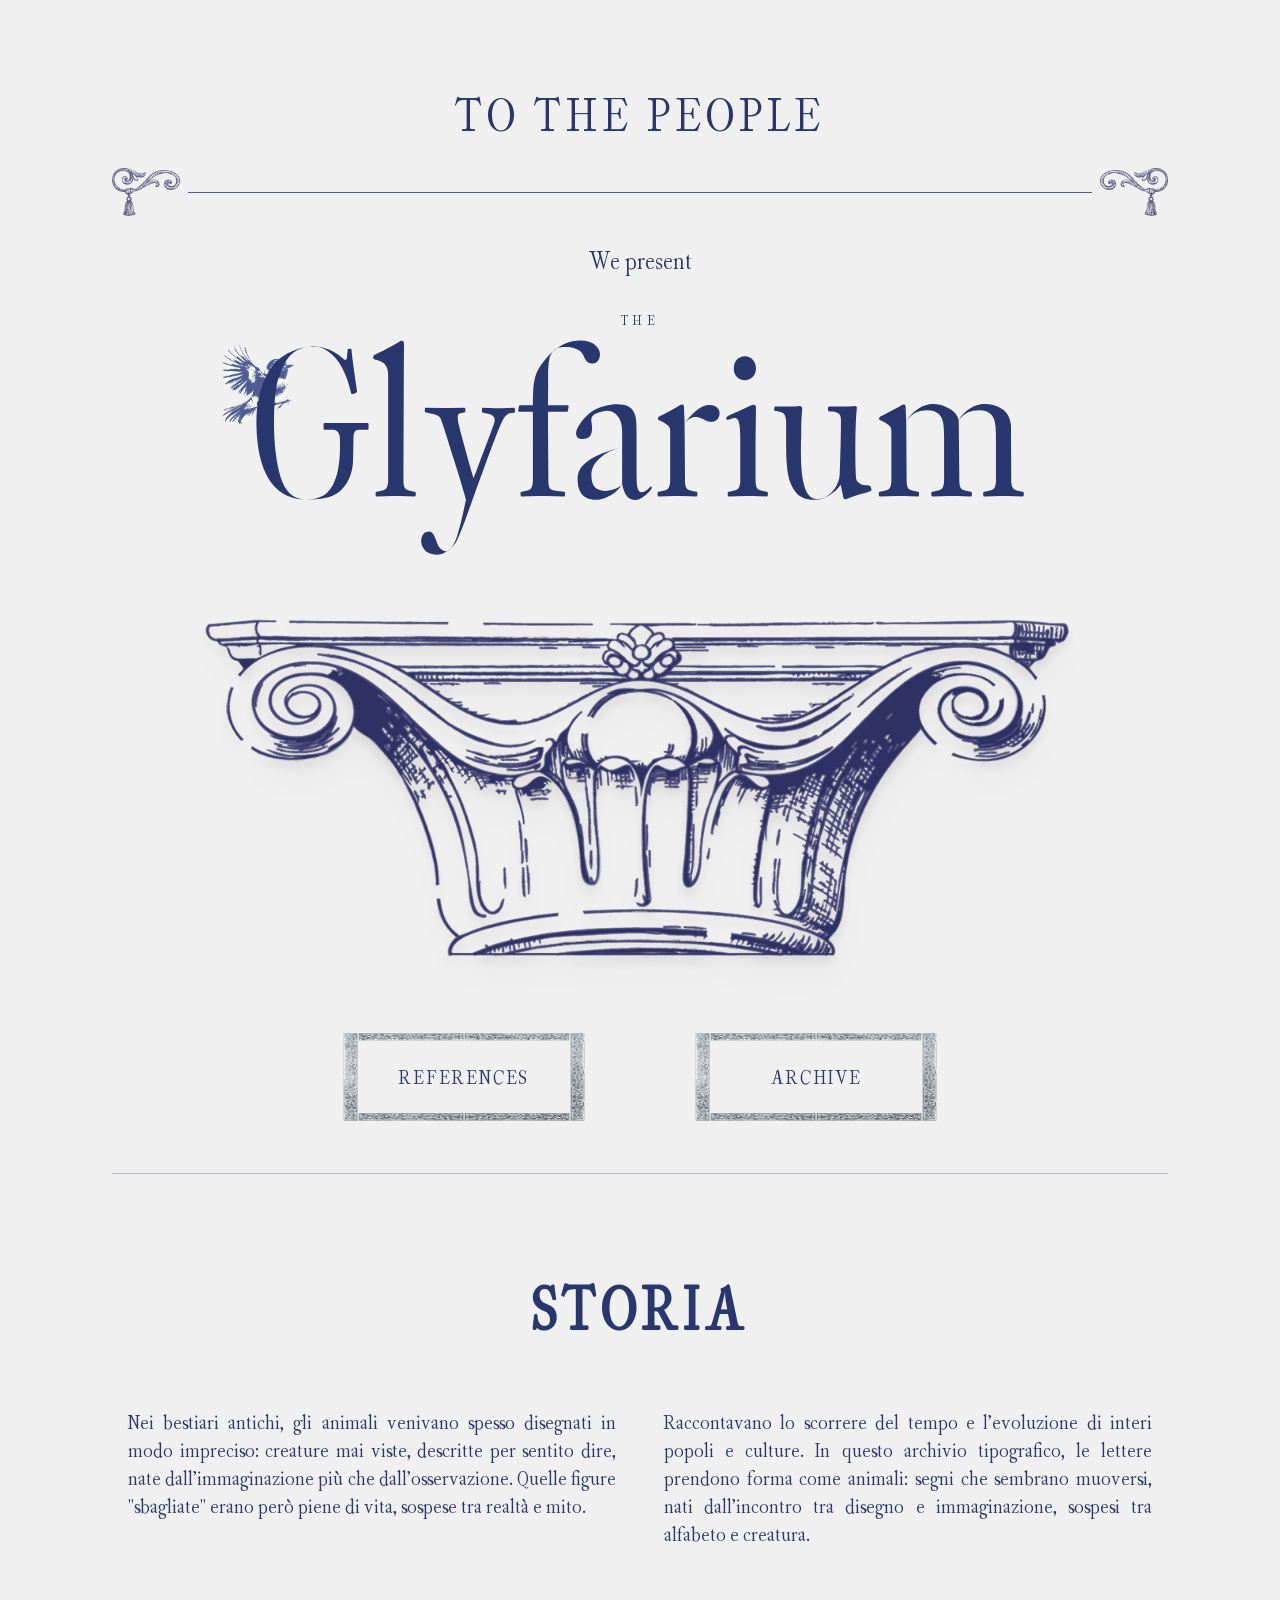
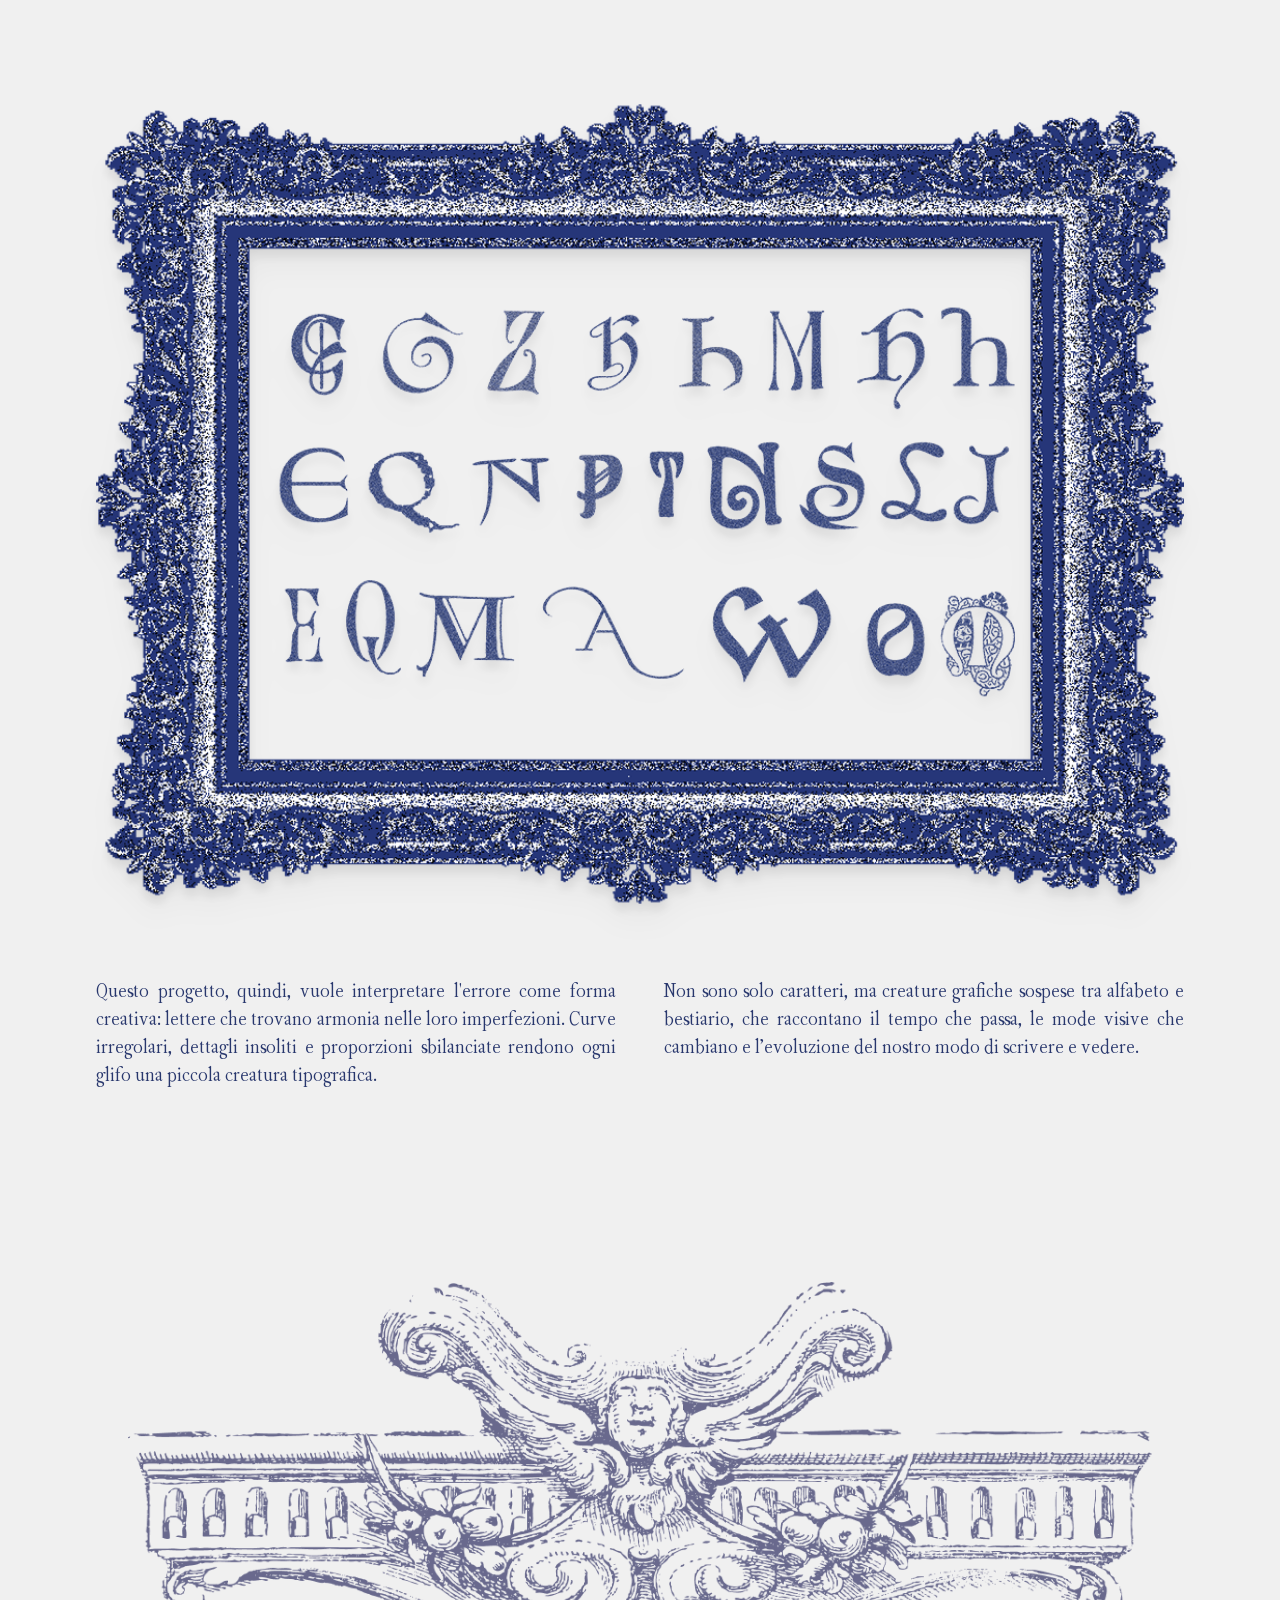
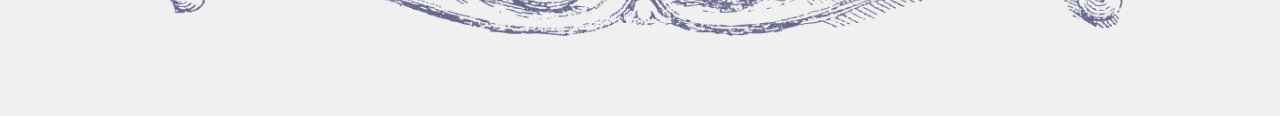
<file: public/index.html>
<!DOCTYPE html>
<html lang="it" class="scroll-smooth">

<head>
    <meta charset="UTF-8" />
    <meta name="viewport" content="width=device-width, initial-scale=1.0" />
    <title>The Glyfarium | Type Design</title>
    <meta name="description" content="The Glyfarium - A type design project." />

    <!-- CSS -->
    <link href="./assets/style.css" rel="stylesheet" />
    <link rel="icon" href="./assets/favicon.png" type="image/x-icon" />

    <!-- Font Awesome -->
    <link rel="stylesheet" href="https://cdnjs.cloudflare.com/ajax/libs/font-awesome/6.0.0/css/all.min.css" />

    <style>
        .reveal-on-scroll {
            opacity: 0;
            transform: translateY(30px);
            transition: opacity 1s ease-out, transform 1s ease-out;
        }

        .reveal-on-scroll.is-visible {
            opacity: 1;
            transform: translateY(0);
        }
    </style>
</head>

<body
    class="bg-brand-cream text-brand-blue font-serif antialiased selection:bg-brand-blue selection:text-brand-cream overflow-x-hidden">

    <!-- Main Container with Consistent Width (85%) for EVERYTHING -->
    <div class="w-full max-w-[85%] mx-auto relative bg-brand-cream min-h-screen my-8">

        <!-- HERO SECTION -->
        <header class="relative pt-16 pb-16 px-4 text-center">
            <div class="w-full mx-auto relative z-10 border-b border-brand-blue/30 pb-12">
                <h2 class="text-3xl md:text-5xl uppercase tracking-widest font-brand-custom mb-6">To The People</h2>

                <!-- Top Decoration -->
                <div class="flex items-center justify-center gap-2 mb-8 opacity-80 w-full">
                    <img src="./assets/grazia_1.png" class="h-8 md:h-12 w-auto transform scale-x-[-1]" alt="" />
                    <div class="h-px bg-brand-blue w-full"></div>
                    <img src="./assets/grazia_1.png" class="h-8 md:h-12 w-auto" alt="" />
                </div>

                <p class="text-2xl mb-8 font-brand-custom">We present</p>

                <p class="text-sm uppercase tracking-[0.3em] mb-2 font-brand-custom">The</p>
                <!-- Huge Title with Decorations -->
                <div class="relative inline-block w-full">
                    <img src="./assets/bird.png"
                        class="hidden md:block absolute left-[10%] top-0 w-20 mix-blend-multiply opacity-80" alt="" />
                    <h1 class="mb-12 relative z-10 flex justify-center animate-fade-in-up">
                        <img src="./assets/title.svg" class="w-[80vw] md:w-[60vw] max-w-4xl h-auto" alt="Glypharium" />
                    </h1>
                </div>

                <!-- Capital Illustration -->
                <div class="relative w-full max-w-4xl mx-auto mb-16">
                    <img src="./assets/colonna 1.png" alt="Architectural Capital"
                        class="w-full h-auto drop-shadow-xl" />
                </div>

                <!-- Navigation Buttons (Story Removed) -->
                <div class="flex flex-wrap justify-center gap-8 md:gap-24">
                    <a href="references.html"
                        class="relative group inline-flex items-center justify-center w-64 h-24 transition-transform hover:scale-105">
                        <img src="./assets/cornice_bottoni.png" class="absolute inset-0 w-full h-full object-fill"
                            alt="" />
                        <span class="relative z-10 text-xl uppercase tracking-widest pt-1">References</span>
                    </a>
                    <a href="archive.html"
                        class="relative group inline-flex items-center justify-center w-64 h-24 transition-transform hover:scale-105">
                        <img src="./assets/cornice_bottoni.png" class="absolute inset-0 w-full h-full object-fill"
                            alt="" />
                        <span class="relative z-10 text-xl uppercase tracking-widest pt-1">Archive</span>
                    </a>
                </div>
            </div>
        </header>

        <!-- STORY CONTENT -->

        <!-- Title -->
        <div class="text-center mt-12 mb-16 reveal-on-scroll">
            <h2 class="text-4xl md:text-6xl font-bold uppercase tracking-widest text-brand-blue">Storia</h2>
        </div>

        <!-- SECTION 1: INTRO (Framed Lion) -->
        <section class="max-w-6xl mx-auto px-8 mb-32">
            <div class="grid md:grid-cols-2 gap-12 text-lg md:text-xl leading-relaxed text-justify reveal-on-scroll">
                <div>
                    <p>
                        Nei bestiari antichi, gli animali venivano spesso disegnati in modo impreciso: creature mai
                        viste,
                        descritte per sentito dire, nate dall’immaginazione più che dall’osservazione.
                        Quelle figure "sbagliate" erano però piene di vita, sospese tra realtà e mito.
                    </p>
                </div>
                <div>
                    <p class="mb-4">
                        Raccontavano lo scorrere del tempo e l’evoluzione di interi popoli e culture.
                        In questo archivio tipografico, le lettere prendono forma come animali: segni che sembrano
                        muoversi, nati dall’incontro tra disegno e immaginazione, sospesi tra alfabeto e creatura.
                    </p>
                </div>
            </div>
        </section>

        <!-- SECTION 2: ALPHABET (USING alphabeth-frame.png - BOXED) -->
        <section class="w-full relative mb-32 reveal-on-scroll">
            <!-- Single Full-Control Image from User, now constrained by main container -->
            <div class="w-full flex justify-center items-center mb-16">
                <img src="./assets/alphabeth-frame.png" class="w-full h-auto object-contain drop-shadow-xl"
                    alt="Alphabet Composition" />
            </div>

            <div class="grid md:grid-cols-2 gap-12 text-lg md:text-xl leading-relaxed text-justify">
                <div>
                    <p class="mb-4">
                        Questo progetto, quindi, vuole interpretare l'errore come forma creativa: lettere che trovano
                        armonia nelle loro imperfezioni.
                        Curve irregolari, dettagli insoliti e proporzioni sbilanciate rendono ogni glifo una piccola
                        creatura tipografica.
                    </p>
                </div>
                <div>
                    <p>
                        Non sono solo caratteri, ma creature grafiche sospese tra alfabeto e bestiario, che raccontano
                        il tempo che passa, le mode visive che cambiano e l’evoluzione del nostro modo di scrivere e
                        vedere.
                    </p>
                </div>
            </div>
        </section>


        <!-- FOOTER -->
        <divider class="relative block pt-12 pb-12 px-4 bg-transparent reveal-on-scroll">
            <div class="max-w-5xl mx-auto opacity-70 hover:opacity-100 transition-opacity duration-500">
                <img src="./assets/footer.png" class="w-full h-auto object-contain" alt="Footer Decoration" />
            </div>
        </divider>

    </div>

    <!-- Scroll Reveal Script -->
    <script>
        document.addEventListener('DOMContentLoaded', function () {
            const observerOptions = {
                root: null,
                rootMargin: '0px',
                threshold: 0.1
            };

            const observer = new IntersectionObserver((entries, observer) => {
                entries.forEach(entry => {
                    if (entry.isIntersecting) {
                        entry.target.classList.add('is-visible');
                        observer.unobserve(entry.target);
                    }
                });
            }, observerOptions);

            document.querySelectorAll('.reveal-on-scroll').forEach((element) => {
                observer.observe(element);
            });
        });
    </script>

    <script src="./script.js"></script>
</body>

</html>
</file>
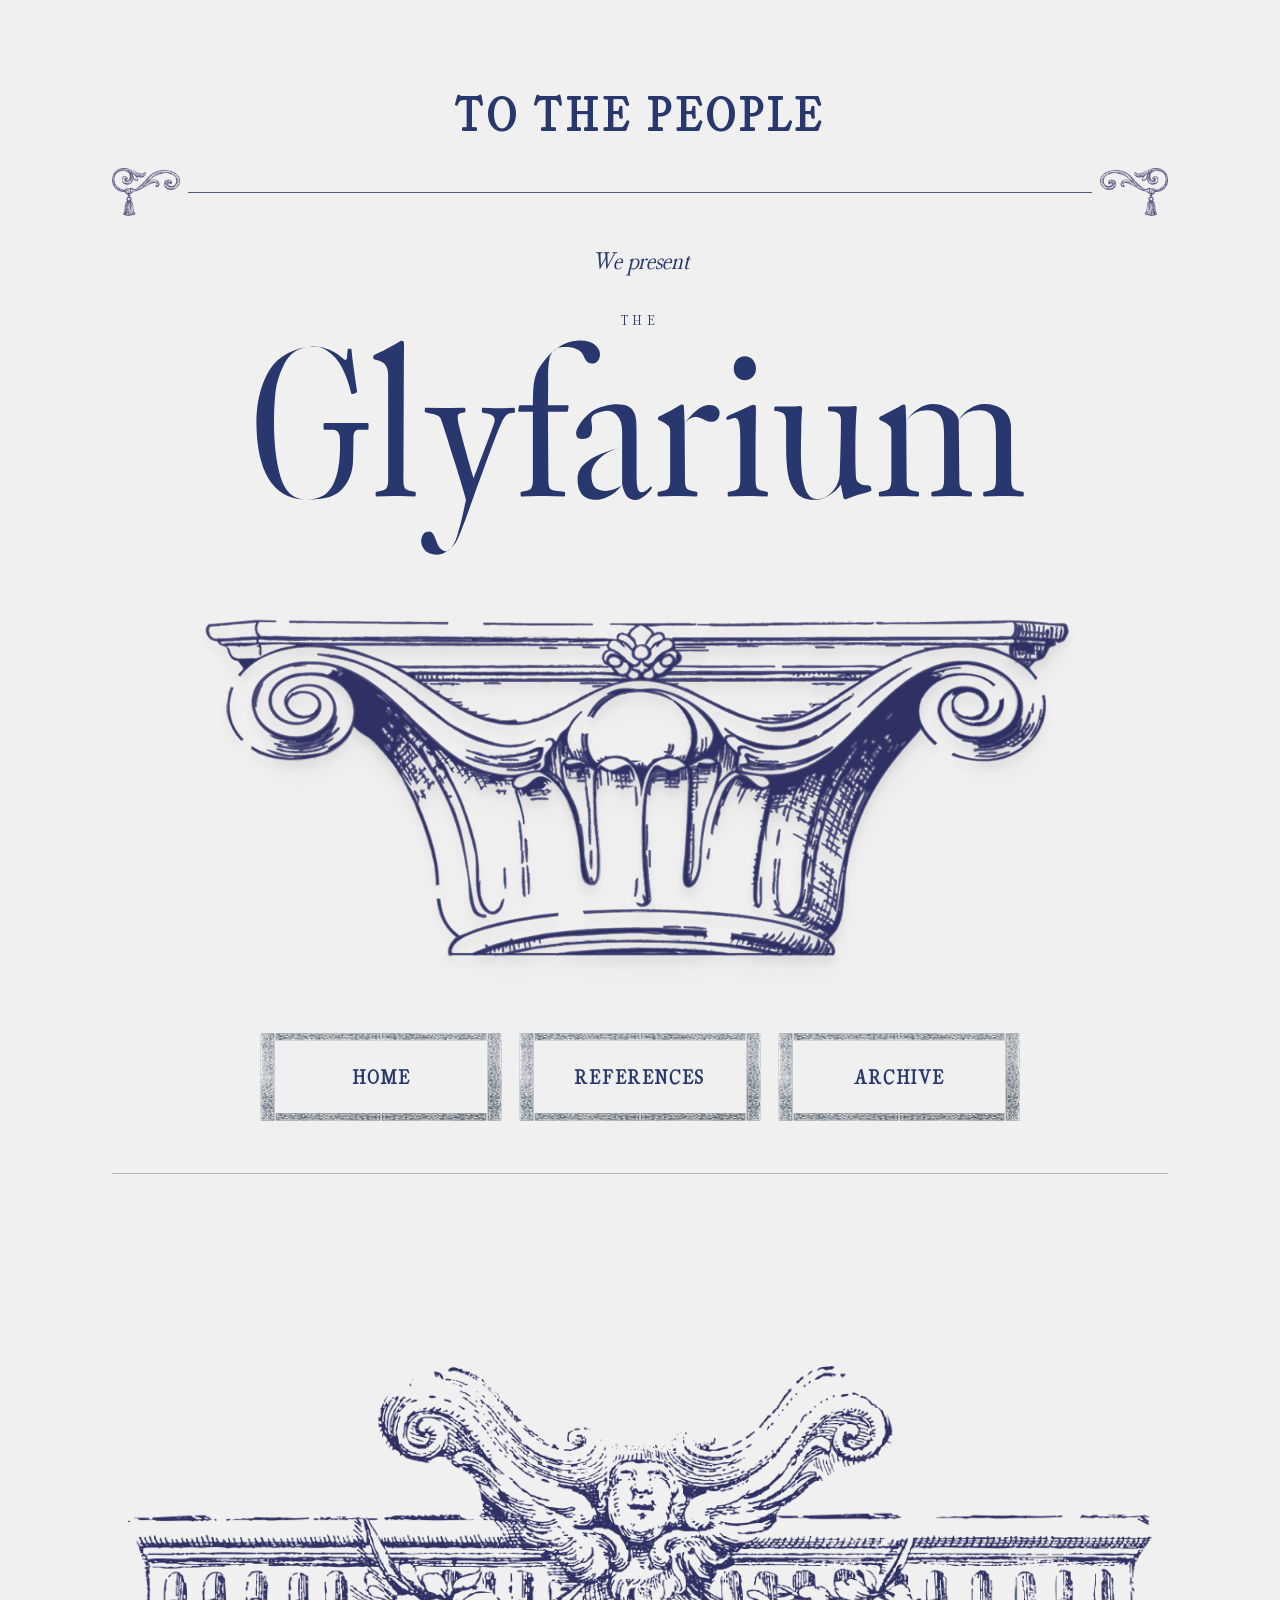
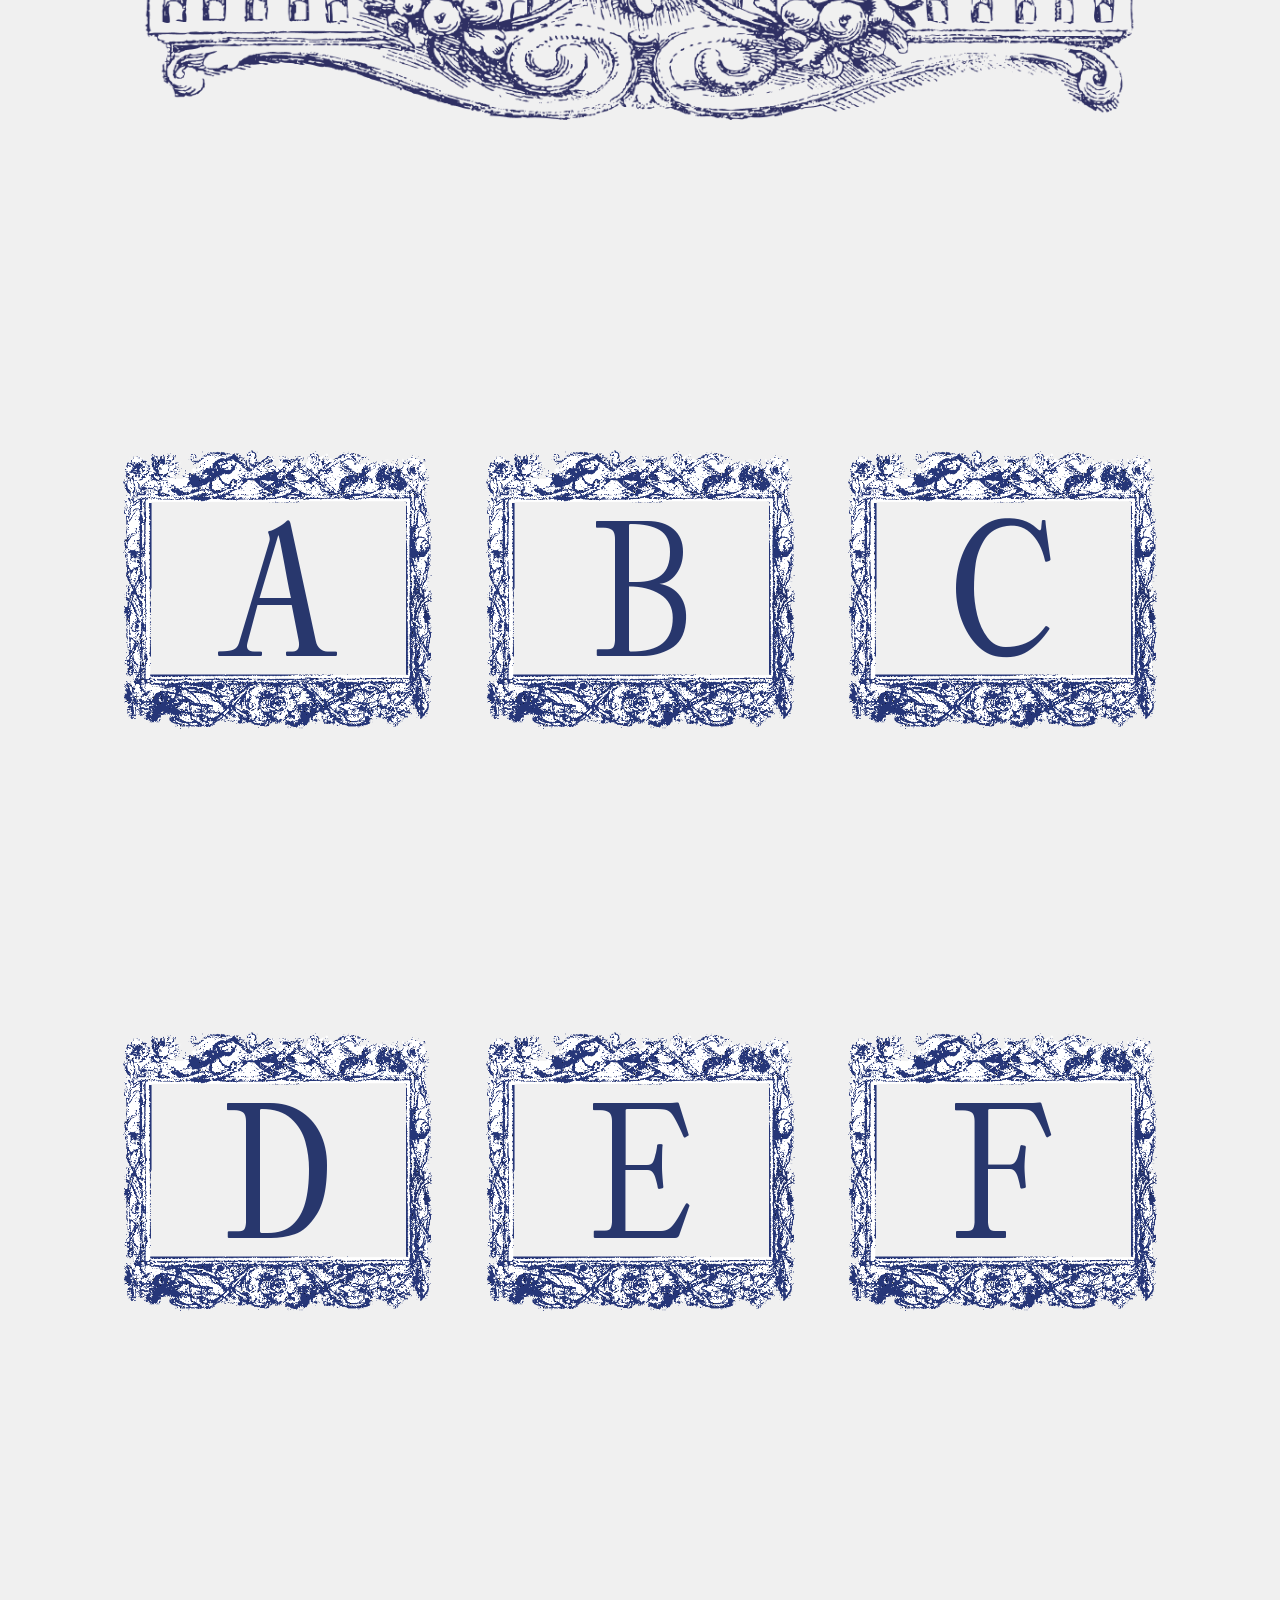
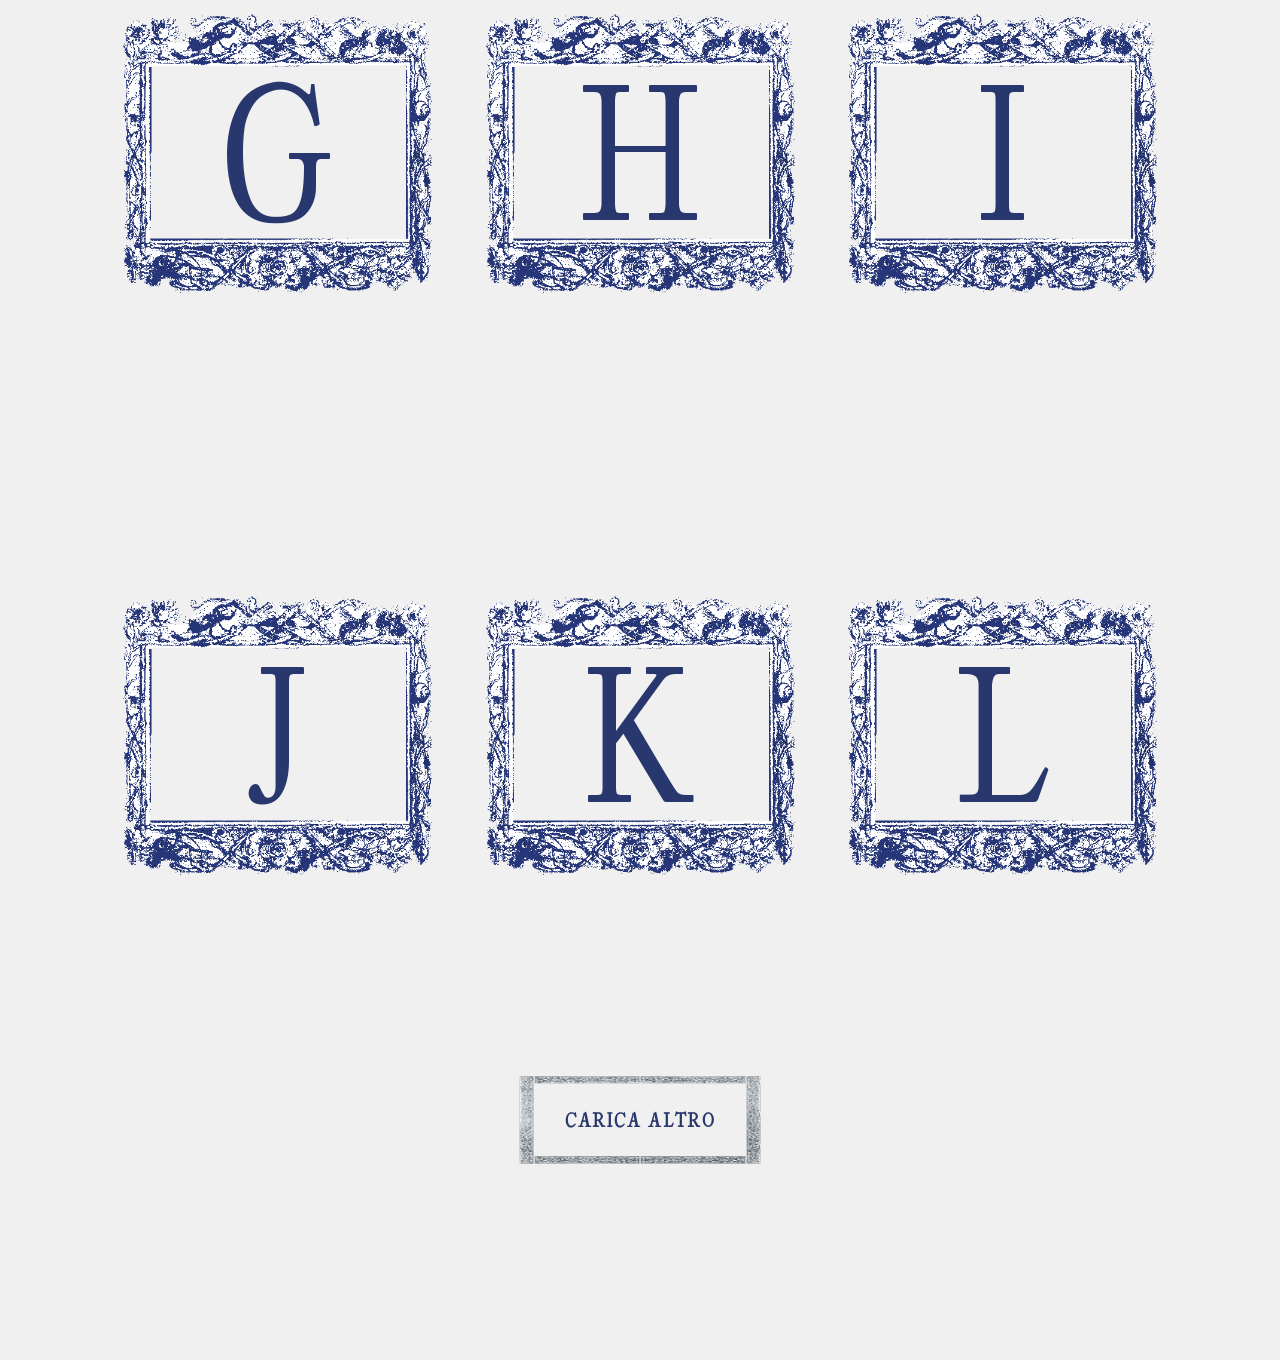
<file: public/archive.html>
<!DOCTYPE html>
<html lang="it" class="scroll-smooth">

<head>
    <meta charset="UTF-8" />
    <meta name="viewport" content="width=device-width, initial-scale=1.0" />
    <title>The Glyfarium | Type Design</title>
    <meta name="description" content="The Glyfarium - A type design project." />

    <!-- CSS -->
    <link href="./assets/style.css" rel="stylesheet" />
    <link rel="icon" href="./assets/favicon.png" type="image/x-icon" />

    <!-- Font Awesome -->
    <link rel="stylesheet" href="https://cdnjs.cloudflare.com/ajax/libs/font-awesome/6.0.0/css/all.min.css" />
</head>

<body
    class="bg-brand-cream text-brand-blue font-serif antialiased selection:bg-brand-blue selection:text-brand-cream overflow-x-hidden">

    <!-- Main Container with Consistent Width -->
    <div class="w-full max-w-[85%] mx-auto relative bg-brand-cream min-h-screen my-8">

        <!-- HERO SECTION -->
        <header class="relative pt-16 pb-16 px-4 text-center">
            <div class="w-full mx-auto relative z-10 border-b border-brand-blue/30 pb-12">
                <h2 class="text-3xl md:text-5xl uppercase tracking-widest font-bold mb-6">To The People</h2>

                <!-- Top Decoration -->
                <div class="flex items-center justify-center gap-2 mb-8 opacity-80 w-full">
                    <img src="./assets/grazia_1.png" class="h-8 md:h-12 w-auto transform scale-x-[-1]" alt="" />
                    <div class="h-px bg-brand-blue w-full"></div>
                    <img src="./assets/grazia_1.png" class="h-8 md:h-12 w-auto" alt="" />
                </div>

                <p class="text-2xl italic mb-8">We present</p>

                <p class="text-sm uppercase tracking-[0.3em] mb-2">The</p>
                <!-- Huge Title -->
                <h1 class="mb-12 flex justify-center">
                    <img src="./assets/title.svg" class="w-[80vw] md:w-[60vw] max-w-4xl h-auto" alt="Glypharium" />
                </h1>

                <!-- Capital Illustration -->
                <div class="relative w-full max-w-4xl mx-auto mb-16">
                    <img src="./assets/colonna 1.png" alt="Architectural Capital"
                        class="w-full h-auto drop-shadow-xl" />
                </div>

                <!-- Navigation Buttons -->
                <a href="index.html"
                    class="relative group inline-flex items-center justify-center w-64 h-24 transition-transform hover:scale-105">
                    <img src="./assets/cornice_bottoni.png" class="absolute inset-0 w-full h-full object-fill" alt="" />
                    <span class="relative z-10 text-xl font-bold uppercase tracking-widest pt-1">Home</span>
                </a>
                <a href="references.html"
                    class="relative group inline-flex items-center justify-center w-64 h-24 transition-transform hover:scale-105">
                    <img src="./assets/cornice_bottoni.png" class="absolute inset-0 w-full h-full object-fill" alt="" />
                    <span class="relative z-10 text-xl font-bold uppercase tracking-widest pt-1">References</span>
                </a>
                <a href="archive.html"
                    class="relative group inline-flex items-center justify-center w-64 h-24 transition-transform hover:scale-105">
                    <img src="./assets/cornice_bottoni.png" class="absolute inset-0 w-full h-full object-fill" alt="" />
                    <span class="relative z-10 text-xl font-bold uppercase tracking-widest pt-1">Archive</span>
                </a>

            </div>
        </header>

        <!-- Story section removed -->

        <divider class="relative mt-32 pb-24 px-4 block">
            <div class="max-w-5xl mx-auto relative">
                <img src="./assets/footer.png" class="w-full h-auto object-contain relative z-20"
                    alt="Footer Decoration" />
            </div>
        </divider>



        <!-- ALPHABET BESTIARY (Flip Cards) -->
        <section id="archive" class="py-24 px-4 relative">
            <div class="w-full mx-auto">

                <div id="character-grid"
                    class="grid grid-cols-1 md:grid-cols-2 lg:grid-cols-3 gap-4 md:gap-8 justify-items-center">

                    <!-- A -->
                    <div class="group h-[550px] w-full max-w-[450px] perspective-1000 relative flex justify-center"
                        data-ref-image="./assets/archive/A 2.png">
                        <div
                            class="relative w-full h-full transition-transform duration-500 transform-style-3d group-hover:rotate-y-180">
                            <div class="absolute inset-0 backface-hidden flex items-center justify-center p-6">
                                <img src="./assets/cornice_card_carattere.png"
                                    class="absolute inset-0 w-full h-full object-contain pointer-events-none"
                                    alt="Frame" />
                                <span
                                    class="text-[12rem] font-brand-custom relative z-10 leading-none pointer-events-none block pt-12">A</span>
                            </div>
                            <div
                                class="absolute inset-0 backface-hidden rotate-y-180 flex items-center justify-center p-12 text-center bg-transparent">
                                <img src="./assets/cornice_card_carattere.png"
                                    class="absolute inset-0 w-full h-full object-contain pointer-events-none"
                                    alt="Frame" />
                                <div class="relative z-10 flex flex-col items-center justify-center h-full pt-8 px-8">
                                    <h3 class="text-5xl mb-2 text-brand-blue font-brand-custom">A</h3>
                                    <h4 class="hidden text-xl mb-4 text-brand-blue font-brand-custom uppercase">
                                        Cavalluccio Marino</h4>
                                    <p class="hidden text-sm font-serif leading-relaxed text-brand-blue text-left">
                                        Durante un’immersione nelle barriere coralline d’Egitto scorsi una creatura di
                                        singolare grazia, le cui forme sinuose parevano tracciate da mano divina. Le sue
                                        curve mi richiamarono l’eleganza d’una lettera A da me abbozzata in suo onore.
                                        Solo più tardi appresi ch’essa era un cavalluccio marino, portatore della poesia
                                        degli abissi.
                                    </p>
                                    <button
                                        class="read-more-btn mt-6 px-6 py-2 border border-brand-blue text-brand-blue font-bold uppercase text-xs tracking-widest hover:bg-brand-blue hover:text-brand-cream transition-colors z-20">Di
                                        più</button>
                                </div>
                            </div>
                        </div>
                    </div>

                    <!-- B -->
                    <div class="group h-[550px] w-full max-w-[450px] perspective-1000 relative flex justify-center"
                        data-ref-image="./assets/archive/b.png">

                        <div
                            class="relative w-full h-full transition-transform duration-500 transform-style-3d group-hover:rotate-y-180">
                            <div class="absolute inset-0 backface-hidden flex items-center justify-center p-6">
                                <img src="./assets/cornice_card_carattere.png"
                                    class="absolute inset-0 w-full h-full object-contain pointer-events-none"
                                    alt="Frame" />
                                <span
                                    class="text-[12rem] font-brand-custom relative z-10 leading-none pointer-events-none block pt-12">B</span>
                            </div>
                            <div
                                class="absolute inset-0 backface-hidden rotate-y-180 flex items-center justify-center p-12 text-center bg-transparent">
                                <img src="./assets/cornice_card_carattere.png"
                                    class="absolute inset-0 w-full h-full object-contain pointer-events-none"
                                    alt="Frame" />
                                <div class="relative z-10 flex flex-col items-center justify-center h-full pt-8 px-8">
                                    <h3 class="text-5xl mb-2 text-brand-blue font-brand-custom">B</h3>
                                    <h4 class="hidden text-xl mb-4 text-brand-blue font-brand-custom uppercase">
                                        Orso</h4>
                                    <p class="hidden text-sm font-serif leading-relaxed text-brand-blue text-left">
                                        Durante un pomeriggio silenzioso nel cuore del bosco, fui colpito dalla presenza
                                        massiccia di un orso che si muoveva lento tra gli alberi. Ogni suo passo era
                                        carico di forza e consapevolezza, come se il terreno stesso si adattasse al suo
                                        passaggio. Il suo corpo imponente trasmetteva potenza, ma il suo sguardo
                                        rivelava calma e controllo. Simbolo di protezione, introspezione e forza
                                        interiore, l’orso incarna l’equilibrio tra potenza e quiete, ricordando che la
                                        vera forza risiede nella padronanza di sé
                                    </p>
                                    <button
                                        class="read-more-btn mt-6 px-6 py-2 border border-brand-blue text-brand-blue font-bold uppercase text-xs tracking-widest hover:bg-brand-blue hover:text-brand-cream transition-colors z-20">Di
                                        più</button>
                                </div>
                            </div>
                        </div>
                    </div>

                    <!-- C -->
                    <div class="group h-[550px] w-full max-w-[450px] perspective-1000 relative flex justify-center"
                        data-ref-image="./assets/archive/C 1.png">

                        <div
                            class="relative w-full h-full transition-transform duration-500 transform-style-3d group-hover:rotate-y-180">
                            <div class="absolute inset-0 backface-hidden flex items-center justify-center p-6">
                                <img src="./assets/cornice_card_carattere.png"
                                    class="absolute inset-0 w-full h-full object-contain pointer-events-none"
                                    alt="Frame" />
                                <span
                                    class="text-[12rem] font-brand-custom relative z-10 leading-none pointer-events-none block pt-12">C</span>
                            </div>
                            <div
                                class="absolute inset-0 backface-hidden rotate-y-180 flex items-center justify-center p-12 text-center bg-transparent">
                                <img src="./assets/cornice_card_carattere.png"
                                    class="absolute inset-0 w-full h-full object-contain pointer-events-none"
                                    alt="Frame" />
                                <div class="relative z-10 flex flex-col items-center justify-center h-full pt-8 px-8">
                                    <h3 class="text-5xl mb-2 text-brand-blue font-brand-custom">C</h3>
                                    <h4 class="hidden text-xl mb-4 text-brand-blue font-brand-custom uppercase">
                                        Lumaca</h4>
                                    <p class="hidden text-sm font-serif leading-relaxed text-brand-blue text-left">
                                        Durante uno dei miei soggiorni in Scozia, mentre mi dedicavo al giardinaggio, il
                                        caso volle che mi imbattessi in una conchiglia d’aspetto singolare. Sul suo
                                        guscio si avvolgeva una spirale così perfetta e curiosa da indurmi a riprodurla
                                        in una lettera C, quasi a conservarne la memoria. Solo in seguito appresi che
                                        tale fragile reliquia apparteneva a una lumaca.
                                    </p>
                                    <button
                                        class="read-more-btn mt-6 px-6 py-2 border border-brand-blue text-brand-blue font-bold uppercase text-xs tracking-widest hover:bg-brand-blue hover:text-brand-cream transition-colors z-20">Di
                                        più</button>
                                </div>
                            </div>
                        </div>
                    </div>

                    <!-- D -->
                    <div class="group h-[550px] w-full max-w-[450px] perspective-1000 relative flex justify-center"
                        data-ref-image="./assets/archive/image 6.png">

                        <div
                            class="relative w-full h-full transition-transform duration-500 transform-style-3d group-hover:rotate-y-180">
                            <div class="absolute inset-0 backface-hidden flex items-center justify-center p-6">
                                <img src="./assets/cornice_card_carattere.png"
                                    class="absolute inset-0 w-full h-full object-contain pointer-events-none"
                                    alt="Frame" />
                                <span
                                    class="text-[12rem] font-brand-custom relative z-10 leading-none pointer-events-none block pt-12">D</span>
                            </div>
                            <div
                                class="absolute inset-0 backface-hidden rotate-y-180 flex items-center justify-center p-12 text-center bg-transparent">
                                <img src="./assets/cornice_card_carattere.png"
                                    class="absolute inset-0 w-full h-full object-contain pointer-events-none"
                                    alt="Frame" />
                                <div class="relative z-10 flex flex-col items-center justify-center h-full pt-8 px-8">
                                    <h3 class="text-5xl mb-2 text-brand-blue font-brand-custom">D</h3>
                                    <h4 class="hidden text-xl mb-4 text-brand-blue font-brand-custom uppercase">
                                        Il
                                        Volo</h4>
                                    <p class="hidden text-sm font-serif leading-relaxed text-brand-blue text-left">
                                        Durante una delle mie passeggiate mattutine nei campi aperti, fui colta dalla
                                        vista di un uccello che si librava in volo, le ali spiegate in un arco perfetto
                                        contro il cielo azzurro. La curva della sua traiettoria mi richiamò alla mente
                                        la forma di una lettera D, che tentai di abbozzare sul mio taccuino per fissare
                                        quell’impressione di leggerezza e armonia.
                                    </p>
                                    <button
                                        class="read-more-btn mt-6 px-6 py-2 border border-brand-blue text-brand-blue font-bold uppercase text-xs tracking-widest hover:bg-brand-blue hover:text-brand-cream transition-colors z-20">Di
                                        più</button>
                                </div>
                            </div>
                        </div>
                    </div>

                    <!-- E -->
                    <div class="group h-[550px] w-full max-w-[450px] perspective-1000 relative flex justify-center"
                        data-ref-image="./assets/archive/E2 1.png">

                        <div
                            class="relative w-full h-full transition-transform duration-500 transform-style-3d group-hover:rotate-y-180">
                            <div class="absolute inset-0 backface-hidden flex items-center justify-center p-6">
                                <img src="./assets/cornice_card_carattere.png"
                                    class="absolute inset-0 w-full h-full object-contain pointer-events-none"
                                    alt="Frame" />
                                <span
                                    class="text-[12rem] font-brand-custom relative z-10 leading-none pointer-events-none block pt-12">E</span>
                            </div>
                            <div
                                class="absolute inset-0 backface-hidden rotate-y-180 flex items-center justify-center p-12 text-center bg-transparent">
                                <img src="./assets/cornice_card_carattere.png"
                                    class="absolute inset-0 w-full h-full object-contain pointer-events-none"
                                    alt="Frame" />
                                <div class="relative z-10 flex flex-col items-center justify-center h-full pt-8 px-8">
                                    <h3 class="text-5xl mb-2 text-brand-blue font-brand-custom">E</h3>
                                    <h4 class="hidden text-xl mb-4 text-brand-blue font-brand-custom uppercase">
                                        Farfalla</h4>
                                    <p class="hidden text-sm font-serif leading-relaxed text-brand-blue text-left">
                                        Durante una delle mie passeggiate in un prato fiorito, fui colta dalla delicata
                                        leggerezza di una farfalla che volteggiava tra i fiori, le ali disegnando
                                        arabeschi nell’aria. La forma delle sue ali e il lieve movimento delle sue
                                        antenne mi richiamarono alla mente la lettera E, che tentai di abbozzare sul mio
                                        taccuino.
                                    </p>
                                    <button
                                        class="read-more-btn mt-6 px-6 py-2 border border-brand-blue text-brand-blue font-bold uppercase text-xs tracking-widest hover:bg-brand-blue hover:text-brand-cream transition-colors z-20">Di
                                        più</button>
                                </div>
                            </div>
                        </div>
                    </div>

                    <!-- F -->
                    <div class="group h-[550px] w-full max-w-[450px] perspective-1000 relative flex justify-center"
                        data-ref-image="./assets/archive/f.png">

                        <div
                            class="relative w-full h-full transition-transform duration-500 transform-style-3d group-hover:rotate-y-180">
                            <div class="absolute inset-0 backface-hidden flex items-center justify-center p-6">
                                <img src="./assets/cornice_card_carattere.png"
                                    class="absolute inset-0 w-full h-full object-contain pointer-events-none"
                                    alt="Frame" />
                                <span
                                    class="text-[12rem] font-brand-custom relative z-10 leading-none pointer-events-none block pt-12">F</span>
                            </div>
                            <div
                                class="absolute inset-0 backface-hidden rotate-y-180 flex items-center justify-center p-12 text-center bg-transparent">
                                <img src="./assets/cornice_card_carattere.png"
                                    class="absolute inset-0 w-full h-full object-contain pointer-events-none"
                                    alt="Frame" />
                                <div class="relative z-10 flex flex-col items-center justify-center h-full pt-8 px-8">
                                    <h3 class="text-5xl mb-2 text-brand-blue font-brand-custom">F</h3>
                                    <h4 class="hidden text-xl mb-4 text-brand-blue font-brand-custom uppercase">
                                        Giraffa</h4>
                                    <p class="hidden text-sm font-serif leading-relaxed text-brand-blue text-left">
                                        Durante una delle mie escursioni nella savana, fui colta dall’eleganza di una
                                        giraffa che si muoveva con passo lento e regale tra gli alberi sparsi. La linea
                                        allungata del collo e il delicato profilo della testa mi richiamarono alla mente
                                        la forma di una lettera F, che cercai di riprodurre sul mio taccuino.
                                    </p>
                                    <button
                                        class="read-more-btn mt-6 px-6 py-2 border border-brand-blue text-brand-blue font-bold uppercase text-xs tracking-widest hover:bg-brand-blue hover:text-brand-cream transition-colors z-20">Di
                                        più</button>
                                </div>
                            </div>
                        </div>
                    </div>

                    <!-- G -->
                    <div class="group h-[550px] w-full max-w-[450px] perspective-1000 relative flex justify-center"
                        data-ref-image="./assets/archive/G 1.png">

                        <div
                            class="relative w-full h-full transition-transform duration-500 transform-style-3d group-hover:rotate-y-180">
                            <div class="absolute inset-0 backface-hidden flex items-center justify-center p-6">
                                <img src="./assets/cornice_card_carattere.png"
                                    class="absolute inset-0 w-full h-full object-contain pointer-events-none"
                                    alt="Frame" />
                                <span
                                    class="text-[12rem] font-brand-custom relative z-10 leading-none pointer-events-none block pt-12">G</span>
                            </div>
                            <div
                                class="absolute inset-0 backface-hidden rotate-y-180 flex items-center justify-center p-12 text-center bg-transparent">
                                <img src="./assets/cornice_card_carattere.png"
                                    class="absolute inset-0 w-full h-full object-contain pointer-events-none"
                                    alt="Frame" />
                                <div class="relative z-10 flex flex-col items-center justify-center h-full pt-8 px-8">
                                    <h3 class="text-5xl mb-2 text-brand-blue font-brand-custom">G</h3>
                                    <h4 class="hidden text-xl mb-4 text-brand-blue font-brand-custom uppercase">
                                        Geco
                                    </h4>
                                    <p class="hidden text-sm font-serif leading-relaxed text-brand-blue text-left">
                                        Durante un soggiorno in terre dal clima mite, mi capitò d’incontrare un
                                        minuscolo geco che si muoveva con grazia silenziosa su un muro assolato. Le sue
                                        movenze sinuose mi ispirarono a tracciarne l’essenza in una lettera G. Solo in
                                        seguito appresi lo straordinario segreto di questa creatura.
                                    </p>
                                    <button
                                        class="read-more-btn mt-6 px-6 py-2 border border-brand-blue text-brand-blue font-bold uppercase text-xs tracking-widest hover:bg-brand-blue hover:text-brand-cream transition-colors z-20">Di
                                        più</button>
                                </div>
                            </div>
                        </div>
                    </div>

                    <!-- H -->
                    <div class="group h-[550px] w-full max-w-[450px] perspective-1000 relative flex justify-center"
                        data-ref-image="./assets/archive/h2_1.png">

                        <div
                            class="relative w-full h-full transition-transform duration-500 transform-style-3d group-hover:rotate-y-180">
                            <div class="absolute inset-0 backface-hidden flex items-center justify-center p-6">
                                <img src="./assets/cornice_card_carattere.png"
                                    class="absolute inset-0 w-full h-full object-contain pointer-events-none"
                                    alt="Frame" />
                                <span
                                    class="text-[12rem] font-brand-custom relative z-10 leading-none pointer-events-none block pt-12">H</span>
                            </div>
                            <div
                                class="absolute inset-0 backface-hidden rotate-y-180 flex items-center justify-center p-12 text-center bg-transparent">
                                <img src="./assets/cornice_card_carattere.png"
                                    class="absolute inset-0 w-full h-full object-contain pointer-events-none"
                                    alt="Frame" />
                                <div class="relative z-10 flex flex-col items-center justify-center h-full pt-8 px-8">
                                    <h3 class="text-5xl mb-2 text-brand-blue font-brand-custom">H</h3>
                                    <h4 class="hidden text-xl mb-4 text-brand-blue font-brand-custom uppercase">
                                        Dromedario</h4>
                                    <p class="hidden text-sm font-serif leading-relaxed text-brand-blue text-left">
                                        Durante uno dei miei viaggi attraverso le aride distese desertiche, fui colta
                                        dallo sguardo paziente di un dromedario, che avanzava con passo lento e regolare
                                        tra le dune. La linea elegante del suo dorso e la curva del collo mi
                                        richiamarono alla mente la forma di una lettera H.
                                    </p>
                                    <button
                                        class="read-more-btn mt-6 px-6 py-2 border border-brand-blue text-brand-blue font-bold uppercase text-xs tracking-widest hover:bg-brand-blue hover:text-brand-cream transition-colors z-20">Di
                                        più</button>
                                </div>
                            </div>
                        </div>
                    </div>

                    <!-- I -->
                    <div class="group h-[550px] w-full max-w-[450px] perspective-1000 relative flex justify-center"
                        data-ref-image="./assets/archive/image 2.png">

                        <div
                            class="relative w-full h-full transition-transform duration-500 transform-style-3d group-hover:rotate-y-180">
                            <div class="absolute inset-0 backface-hidden flex items-center justify-center p-6">
                                <img src="./assets/cornice_card_carattere.png"
                                    class="absolute inset-0 w-full h-full object-contain pointer-events-none"
                                    alt="Frame" />
                                <span
                                    class="text-[12rem] font-brand-custom relative z-10 leading-none pointer-events-none block pt-12">I</span>
                            </div>
                            <div
                                class="absolute inset-0 backface-hidden rotate-y-180 flex items-center justify-center p-12 text-center bg-transparent">
                                <img src="./assets/cornice_card_carattere.png"
                                    class="absolute inset-0 w-full h-full object-contain pointer-events-none"
                                    alt="Frame" />
                                <div class="relative z-10 flex flex-col items-center justify-center h-full pt-8 px-8">
                                    <h3 class="text-5xl mb-2 text-brand-blue font-brand-custom">I</h3>
                                    <h4 class="hidden text-xl mb-4 text-brand-blue font-brand-custom uppercase">
                                        Picchio</h4>
                                    <p class="hidden text-sm font-serif leading-relaxed text-brand-blue text-left">
                                        Durante una delle mie passeggiate nel bosco, fui colta dal ritmo preciso e
                                        incessante di un picchio che martellava il tronco di un albero con il becco. La
                                        linea verticale del suo corpo, così dritta e concentrata, mi richiamò alla mente
                                        la forma di una lettera I, che tentai di riprodurre sul mio taccuino.
                                    </p>
                                    <button
                                        class="read-more-btn mt-6 px-6 py-2 border border-brand-blue text-brand-blue font-bold uppercase text-xs tracking-widest hover:bg-brand-blue hover:text-brand-cream transition-colors z-20">Di
                                        più</button>
                                </div>
                            </div>
                        </div>
                    </div>

                    <!-- J -->
                    <div class="group h-[550px] w-full max-w-[450px] perspective-1000 relative flex justify-center"
                        data-ref-image="./assets/archive/j 1.png">

                        <div
                            class="relative w-full h-full transition-transform duration-500 transform-style-3d group-hover:rotate-y-180">
                            <div class="absolute inset-0 backface-hidden flex items-center justify-center p-6">
                                <img src="./assets/cornice_card_carattere.png"
                                    class="absolute inset-0 w-full h-full object-contain pointer-events-none"
                                    alt="Frame" />
                                <span
                                    class="text-[12rem] font-brand-custom relative z-10 leading-none pointer-events-none block pt-12">J</span>
                            </div>
                            <div
                                class="absolute inset-0 backface-hidden rotate-y-180 flex items-center justify-center p-12 text-center bg-transparent">
                                <img src="./assets/cornice_card_carattere.png"
                                    class="absolute inset-0 w-full h-full object-contain pointer-events-none"
                                    alt="Frame" />
                                <div class="relative z-10 flex flex-col items-center justify-center h-full pt-8 px-8">
                                    <h3 class="text-5xl mb-2 text-brand-blue font-brand-custom">J</h3>
                                    <h4 class="hidden text-xl mb-4 text-brand-blue font-brand-custom uppercase">
                                        Toro
                                    </h4>
                                    <p class="hidden text-sm font-serif leading-relaxed text-brand-blue text-left">
                                        Durante uno dei miei viaggi nelle campagne più remote, mi ritrovai al cospetto
                                        di un maestoso toro. Osservandolo muovere il capo con lentezza solenne, notai
                                        come l’arco delle sue corna e la curva del suo profilo richiamassero alla mente
                                        la forma d’una lettera J, che mi affrettai ad abbozzare sul mio taccuino.
                                    </p>
                                    <button
                                        class="read-more-btn mt-6 px-6 py-2 border border-brand-blue text-brand-blue font-bold uppercase text-xs tracking-widest hover:bg-brand-blue hover:text-brand-cream transition-colors z-20">Di
                                        più</button>
                                </div>
                            </div>
                        </div>
                    </div>

                    <!-- K -->
                    <div class="group h-[550px] w-full max-w-[450px] perspective-1000 relative flex justify-center"
                        data-ref-image="./assets/archive/k_new.png">

                        <div
                            class="relative w-full h-full transition-transform duration-500 transform-style-3d group-hover:rotate-y-180">
                            <div class="absolute inset-0 backface-hidden flex items-center justify-center p-6">
                                <img src="./assets/cornice_card_carattere.png"
                                    class="absolute inset-0 w-full h-full object-contain pointer-events-none"
                                    alt="Frame" />
                                <span
                                    class="text-[12rem] font-brand-custom relative z-10 leading-none pointer-events-none block pt-12">K</span>
                            </div>
                            <div
                                class="absolute inset-0 backface-hidden rotate-y-180 flex items-center justify-center p-12 text-center bg-transparent">
                                <img src="./assets/cornice_card_carattere.png"
                                    class="absolute inset-0 w-full h-full object-contain pointer-events-none"
                                    alt="Frame" />
                                <div class="relative z-10 flex flex-col items-center justify-center h-full pt-8 px-8">
                                    <h3 class="text-5xl mb-2 text-brand-blue font-brand-custom">K</h3>
                                    <h4 class="hidden text-xl mb-4 text-brand-blue font-brand-custom uppercase">
                                        Antilope</h4>
                                    <p class="hidden text-sm font-serif leading-relaxed text-brand-blue text-left">
                                        Durante una delle mie passeggiate tra le vaste praterie, fui colta dall’agilità
                                        di un’antilope che balzava con leggerezza tra l’erba alta. La curva elegante
                                        delle sue corna e la linea del corpo mi richiamarono alla mente la forma di una
                                        lettera K, che tentai di riprodurre sul mio taccuino.
                                    </p>
                                    <button
                                        class="read-more-btn mt-6 px-6 py-2 border border-brand-blue text-brand-blue font-bold uppercase text-xs tracking-widest hover:bg-brand-blue hover:text-brand-cream transition-colors z-20">Di
                                        più</button>
                                </div>
                            </div>
                        </div>
                    </div>

                    <!-- L -->
                    <div class="group h-[550px] w-full max-w-[450px] perspective-1000 relative flex justify-center"
                        data-ref-image="./assets/archive/l 1.png">

                        <div
                            class="relative w-full h-full transition-transform duration-500 transform-style-3d group-hover:rotate-y-180">
                            <div class="absolute inset-0 backface-hidden flex items-center justify-center p-6">
                                <img src="./assets/cornice_card_carattere.png"
                                    class="absolute inset-0 w-full h-full object-contain pointer-events-none"
                                    alt="Frame" />
                                <span
                                    class="text-[12rem] font-brand-custom relative z-10 leading-none pointer-events-none block pt-12">L</span>
                            </div>
                            <div
                                class="absolute inset-0 backface-hidden rotate-y-180 flex items-center justify-center p-12 text-center bg-transparent">
                                <img src="./assets/cornice_card_carattere.png"
                                    class="absolute inset-0 w-full h-full object-contain pointer-events-none"
                                    alt="Frame" />
                                <div class="relative z-10 flex flex-col items-center justify-center h-full pt-8 px-8">
                                    <h3 class="text-5xl mb-2 text-brand-blue font-brand-custom">L</h3>
                                    <h4 class="hidden text-xl mb-4 text-brand-blue font-brand-custom uppercase">
                                        Verme
                                    </h4>
                                    <p class="hidden text-sm font-serif leading-relaxed text-brand-blue text-left">
                                        Durante una mattina umida, mentre osservavo la terra dopo una lieve pioggia, mi
                                        imbattei in un verme che avanzava con movimenti tanto modesti quanto armoniosi.
                                        La sinuosa flessione del suo corpo mi parve ricordare la curva discreta d’una
                                        lettera L, che tentai di riprodurre.
                                    </p>
                                    <button
                                        class="read-more-btn mt-6 px-6 py-2 border border-brand-blue text-brand-blue font-bold uppercase text-xs tracking-widest hover:bg-brand-blue hover:text-brand-cream transition-colors z-20">Di
                                        più</button>
                                </div>
                            </div>
                        </div>
                    </div>

                    <!-- M -->
                    <div class="group h-[550px] w-full max-w-[450px] perspective-1000 relative flex justify-center"
                        data-ref-image="./assets/archive/M 1.png">

                        <div
                            class="relative w-full h-full transition-transform duration-500 transform-style-3d group-hover:rotate-y-180">
                            <div class="absolute inset-0 backface-hidden flex items-center justify-center p-6">
                                <img src="./assets/cornice_card_carattere.png"
                                    class="absolute inset-0 w-full h-full object-contain pointer-events-none"
                                    alt="Frame" />
                                <span
                                    class="text-[12rem] font-brand-custom relative z-10 leading-none pointer-events-none block pt-12">M</span>
                            </div>
                            <div
                                class="absolute inset-0 backface-hidden rotate-y-180 flex items-center justify-center p-12 text-center bg-transparent">
                                <img src="./assets/cornice_card_carattere.png"
                                    class="absolute inset-0 w-full h-full object-contain pointer-events-none"
                                    alt="Frame" />
                                <div class="relative z-10 flex flex-col items-center justify-center h-full pt-8 px-8">
                                    <h3 class="text-5xl mb-2 text-brand-blue font-brand-custom">M</h3>
                                    <h4 class="hidden text-xl mb-4 text-brand-blue font-brand-custom uppercase">
                                        Elefante</h4>
                                    <p class="hidden text-sm font-serif leading-relaxed text-brand-blue text-left">
                                        Durante una delle mie escursioni nelle terre selvagge, fui colta dall’imponenza
                                        di un elefante che avanzava con passo lento e maestoso tra gli alberi. La curva
                                        possente delle sue grandi orecchie e l’arco della proboscide mi richiamarono
                                        alla mente la forma di una lettera M, che tentai di riprodurre.
                                    </p>
                                    <button
                                        class="read-more-btn mt-6 px-6 py-2 border border-brand-blue text-brand-blue font-bold uppercase text-xs tracking-widest hover:bg-brand-blue hover:text-brand-cream transition-colors z-20">Di
                                        più</button>
                                </div>
                            </div>
                        </div>
                    </div>

                    <!-- N -->
                    <div class="group h-[550px] w-full max-w-[450px] perspective-1000 relative flex justify-center"
                        data-ref-image="./assets/archive/n.png">

                        <div
                            class="relative w-full h-full transition-transform duration-500 transform-style-3d group-hover:rotate-y-180">
                            <div class="absolute inset-0 backface-hidden flex items-center justify-center p-6">
                                <img src="./assets/cornice_card_carattere.png"
                                    class="absolute inset-0 w-full h-full object-contain pointer-events-none"
                                    alt="Frame" />
                                <span
                                    class="text-[12rem] font-brand-custom relative z-10 leading-none pointer-events-none block pt-12">N</span>
                            </div>
                            <div
                                class="absolute inset-0 backface-hidden rotate-y-180 flex items-center justify-center p-12 text-center bg-transparent">
                                <img src="./assets/cornice_card_carattere.png"
                                    class="absolute inset-0 w-full h-full object-contain pointer-events-none"
                                    alt="Frame" />
                                <div class="relative z-10 flex flex-col items-center justify-center h-full pt-8 px-8">
                                    <h3 class="text-5xl mb-2 text-brand-blue font-brand-custom">N</h3>
                                    <h4 class="hidden text-xl mb-4 text-brand-blue font-brand-custom uppercase">
                                        Montone</h4>
                                    <p class="hidden text-sm font-serif leading-relaxed text-brand-blue text-left">
                                        Durante una delle mie escursioni tra le montagne rocciose, fui colta dalla vista
                                        di un montone che si ergeva fiero su uno sperone di roccia. Le corna possenti,
                                        che si curvavano in archi maestosi ai lati del capo, mi richiamarono alla mente
                                        la forma di una lettera N, che cercai di riprodurre sul mio taccuino per
                                        catturare quella forza primordiale.
                                    </p>
                                    <button
                                        class="read-more-btn mt-6 px-6 py-2 border border-brand-blue text-brand-blue font-bold uppercase text-xs tracking-widest hover:bg-brand-blue hover:text-brand-cream transition-colors z-20">Di
                                        più</button>
                                </div>
                            </div>
                        </div>
                    </div>

                    <!-- O -->
                    <div class="group h-[550px] w-full max-w-[450px] perspective-1000 relative flex justify-center"
                        data-ref-image="./assets/archive/O 1.png">

                        <div
                            class="relative w-full h-full transition-transform duration-500 transform-style-3d group-hover:rotate-y-180">
                            <div class="absolute inset-0 backface-hidden flex items-center justify-center p-6">
                                <img src="./assets/cornice_card_carattere.png"
                                    class="absolute inset-0 w-full h-full object-contain pointer-events-none"
                                    alt="Frame" />
                                <span
                                    class="text-[12rem] font-brand-custom relative z-10 leading-none pointer-events-none block pt-12">O</span>
                            </div>
                            <div
                                class="absolute inset-0 backface-hidden rotate-y-180 flex items-center justify-center p-12 text-center bg-transparent">
                                <img src="./assets/cornice_card_carattere.png"
                                    class="absolute inset-0 w-full h-full object-contain pointer-events-none"
                                    alt="Frame" />
                                <div class="relative z-10 flex flex-col items-center justify-center h-full pt-8 px-8">
                                    <h3 class="text-5xl mb-2 text-brand-blue font-brand-custom">O</h3>
                                    <h4 class="hidden text-xl mb-4 text-brand-blue font-brand-custom uppercase">
                                        Gufo
                                    </h4>
                                    <p class="hidden text-sm font-serif leading-relaxed text-brand-blue text-left">
                                        Durante una delle mie passeggiate notturne nei boschi silenziosi, fui colta
                                        dallo sguardo penetrante di un gufo, posato immobile su un ramo. La forma
                                        perfettamente rotonda dei suoi grandi occhi mi richiamò alla mente la lettera O,
                                        che tentai di tracciare sul mio taccuino per non dimenticare quell’impressione.
                                    </p>
                                    <button
                                        class="read-more-btn mt-6 px-6 py-2 border border-brand-blue text-brand-blue font-bold uppercase text-xs tracking-widest hover:bg-brand-blue hover:text-brand-cream transition-colors z-20">Di
                                        più</button>
                                </div>
                            </div>
                        </div>
                    </div>

                    <!-- P -->
                    <div class="group h-[550px] w-full max-w-[450px] perspective-1000 relative flex justify-center"
                        data-ref-image="./assets/archive/p 2.png">

                        <div
                            class="relative w-full h-full transition-transform duration-500 transform-style-3d group-hover:rotate-y-180">
                            <div class="absolute inset-0 backface-hidden flex items-center justify-center p-6">
                                <img src="./assets/cornice_card_carattere.png"
                                    class="absolute inset-0 w-full h-full object-contain pointer-events-none"
                                    alt="Frame" />
                                <span
                                    class="text-[12rem] font-brand-custom relative z-10 leading-none pointer-events-none block pt-12">P</span>
                            </div>
                            <div
                                class="absolute inset-0 backface-hidden rotate-y-180 flex items-center justify-center p-12 text-center bg-transparent">
                                <img src="./assets/cornice_card_carattere.png"
                                    class="absolute inset-0 w-full h-full object-contain pointer-events-none"
                                    alt="Frame" />
                                <div class="relative z-10 flex flex-col items-center justify-center h-full pt-8 px-8">
                                    <h3 class="text-5xl mb-2 text-brand-blue font-brand-custom">P</h3>
                                    <h4 class="hidden text-xl mb-4 text-brand-blue font-brand-custom uppercase">
                                        Tacchino</h4>
                                    <p class="hidden text-sm font-serif leading-relaxed text-brand-blue text-left">
                                        Durante una delle mie passeggiate in campagna, fui colta dallo sguardo fiero di
                                        un tacchino, che si pavoneggiava tra l’erba con passo lento ma deciso. La
                                        curvatura del suo piumaggio e la forma del corpo mi ricordarono la lettera P,
                                        che cercai di abbozzare sul mio taccuino.
                                    </p>
                                    <button
                                        class="read-more-btn mt-6 px-6 py-2 border border-brand-blue text-brand-blue font-bold uppercase text-xs tracking-widest hover:bg-brand-blue hover:text-brand-cream transition-colors z-20">Di
                                        più</button>
                                </div>
                            </div>
                        </div>
                    </div>

                    <!-- Q -->
                    <div class="group h-[550px] w-full max-w-[450px] perspective-1000 relative flex justify-center"
                        data-ref-image="./assets/archive/Q2 1.png">

                        <div
                            class="relative w-full h-full transition-transform duration-500 transform-style-3d group-hover:rotate-y-180">
                            <div class="absolute inset-0 backface-hidden flex items-center justify-center p-6">
                                <img src="./assets/cornice_card_carattere.png"
                                    class="absolute inset-0 w-full h-full object-contain pointer-events-none"
                                    alt="Frame" />
                                <span
                                    class="text-[12rem] font-brand-custom relative z-10 leading-none pointer-events-none block pt-12">Q</span>
                            </div>
                            <div
                                class="absolute inset-0 backface-hidden rotate-y-180 flex items-center justify-center p-12 text-center bg-transparent">
                                <img src="./assets/cornice_card_carattere.png"
                                    class="absolute inset-0 w-full h-full object-contain pointer-events-none"
                                    alt="Frame" />
                                <div class="relative z-10 flex flex-col items-center justify-center h-full pt-8 px-8">
                                    <h3 class="text-5xl mb-2 text-brand-blue font-brand-custom">Q</h3>
                                    <h4 class="hidden text-xl mb-4 text-brand-blue font-brand-custom uppercase">
                                        Mucca
                                    </h4>
                                    <p class="hidden text-sm font-serif leading-relaxed text-brand-blue text-left">
                                        Durante una tranquilla passeggiata nei campi, fui colta dalla curiosa e placida
                                        vista di una mucca, mentre pascolava placidamente tra l’erba verde. La forma
                                        arrotondata del corpo e la coda che si piegava delicatamente mi richiamarono
                                        alla mente la lettera Q, che tentai di abbozzare sul mio taccuino.
                                    </p>
                                    <button
                                        class="read-more-btn mt-6 px-6 py-2 border border-brand-blue text-brand-blue font-bold uppercase text-xs tracking-widest hover:bg-brand-blue hover:text-brand-cream transition-colors z-20">Di
                                        più</button>
                                </div>
                            </div>
                        </div>
                    </div>

                    <!-- R -->
                    <div class="group h-[550px] w-full max-w-[450px] perspective-1000 relative flex justify-center"
                        data-ref-image="">

                        <div
                            class="relative w-full h-full transition-transform duration-500 transform-style-3d group-hover:rotate-y-180">
                            <div class="absolute inset-0 backface-hidden flex items-center justify-center p-6">
                                <img src="./assets/cornice_card_carattere.png"
                                    class="absolute inset-0 w-full h-full object-contain pointer-events-none"
                                    alt="Frame" />
                                <span
                                    class="text-[12rem] font-brand-custom relative z-10 leading-none pointer-events-none block pt-12">R</span>
                            </div>
                            <div
                                class="absolute inset-0 backface-hidden rotate-y-180 flex items-center justify-center p-12 text-center bg-transparent">
                                <img src="./assets/cornice_card_carattere.png"
                                    class="absolute inset-0 w-full h-full object-contain pointer-events-none"
                                    alt="Frame" />
                                <div class="relative z-10 flex flex-col items-center justify-center h-full pt-8 px-8">
                                    <h3 class="text-5xl mb-6 text-brand-blue font-brand-custom">R</h3>
                                    <button
                                        class="read-more-btn mt-6 px-6 py-2 border border-brand-blue text-brand-blue font-bold uppercase text-xs tracking-widest hover:bg-brand-blue hover:text-brand-cream transition-colors z-20">Di
                                        più</button>
                                </div>
                            </div>
                        </div>
                    </div>

                    <!-- S -->
                    <div class="group h-[550px] w-full max-w-[450px] perspective-1000 relative flex justify-center"
                        data-ref-image="./assets/archive/s 1.png">

                        <div
                            class="relative w-full h-full transition-transform duration-500 transform-style-3d group-hover:rotate-y-180">
                            <div class="absolute inset-0 backface-hidden flex items-center justify-center p-6">
                                <img src="./assets/cornice_card_carattere.png"
                                    class="absolute inset-0 w-full h-full object-contain pointer-events-none"
                                    alt="Frame" />
                                <span
                                    class="text-[12rem] font-brand-custom relative z-10 leading-none pointer-events-none block pt-12">S</span>
                            </div>
                            <div
                                class="absolute inset-0 backface-hidden rotate-y-180 flex items-center justify-center p-12 text-center bg-transparent">
                                <img src="./assets/cornice_card_carattere.png"
                                    class="absolute inset-0 w-full h-full object-contain pointer-events-none"
                                    alt="Frame" />
                                <div class="relative z-10 flex flex-col items-center justify-center h-full pt-8 px-8">
                                    <h3 class="text-5xl mb-2 text-brand-blue font-brand-custom">S</h3>
                                    <h4 class="hidden text-xl mb-4 text-brand-blue font-brand-custom uppercase">
                                        Serpente</h4>
                                    <p class="hidden text-sm font-serif leading-relaxed text-brand-blue text-left">
                                        Durante una passeggiata tra le ombre del bosco, mi accadde di scorgere un
                                        serpente che si muoveva con grazia silenziosa tra le foglie. La sinuosa
                                        curvatura del suo corpo richiamava alla mente la forma di una lettera S, che mi
                                        affrettai a riprodurre sul mio taccuino.
                                    </p>
                                    <button
                                        class="read-more-btn mt-6 px-6 py-2 border border-brand-blue text-brand-blue font-bold uppercase text-xs tracking-widest hover:bg-brand-blue hover:text-brand-cream transition-colors z-20">Di
                                        più</button>
                                </div>
                            </div>
                        </div>
                    </div>

                    <!-- T -->
                    <div class="group h-[550px] w-full max-w-[450px] perspective-1000 relative flex justify-center"
                        data-ref-image="./assets/archive/t 1.png">

                        <div
                            class="relative w-full h-full transition-transform duration-500 transform-style-3d group-hover:rotate-y-180">
                            <div class="absolute inset-0 backface-hidden flex items-center justify-center p-6">
                                <img src="./assets/cornice_card_carattere.png"
                                    class="absolute inset-0 w-full h-full object-contain pointer-events-none"
                                    alt="Frame" />
                                <span
                                    class="text-[12rem] font-brand-custom relative z-10 leading-none pointer-events-none block pt-12">T</span>
                            </div>
                            <div
                                class="absolute inset-0 backface-hidden rotate-y-180 flex items-center justify-center p-12 text-center bg-transparent">
                                <img src="./assets/cornice_card_carattere.png"
                                    class="absolute inset-0 w-full h-full object-contain pointer-events-none"
                                    alt="Frame" />
                                <div class="relative z-10 flex flex-col items-center justify-center h-full pt-8 px-8">
                                    <h3 class="text-5xl mb-2 text-brand-blue font-brand-custom">T</h3>
                                    <h4 class="hidden text-xl mb-4 text-brand-blue font-brand-custom uppercase">
                                        Squalo Martello</h4>
                                    <p class="hidden text-sm font-serif leading-relaxed text-brand-blue text-left">
                                        Durante una delle mie immersioni nelle calde acque tropicali, fui colta dallo
                                        spettacolo di uno squalo martello che scivolava con maestosa eleganza tra le
                                        correnti. La forma del suo capo, così insolita e allungata, mi richiamò alla
                                        mente la lettera T, che cercai di riprodurre.
                                    </p>
                                    <button
                                        class="read-more-btn mt-6 px-6 py-2 border border-brand-blue text-brand-blue font-bold uppercase text-xs tracking-widest hover:bg-brand-blue hover:text-brand-cream transition-colors z-20">Di
                                        più</button>
                                </div>
                            </div>
                        </div>
                    </div>

                    <!-- U -->
                    <div class="group h-[550px] w-full max-w-[450px] perspective-1000 relative flex justify-center"
                        data-ref-image="">

                        <div
                            class="relative w-full h-full transition-transform duration-500 transform-style-3d group-hover:rotate-y-180">
                            <div class="absolute inset-0 backface-hidden flex items-center justify-center p-6">
                                <img src="./assets/cornice_card_carattere.png"
                                    class="absolute inset-0 w-full h-full object-contain pointer-events-none"
                                    alt="Frame" />
                                <span
                                    class="text-[12rem] font-brand-custom relative z-10 leading-none pointer-events-none block pt-12">U</span>
                            </div>
                            <div
                                class="absolute inset-0 backface-hidden rotate-y-180 flex items-center justify-center p-12 text-center bg-transparent">
                                <img src="./assets/cornice_card_carattere.png"
                                    class="absolute inset-0 w-full h-full object-contain pointer-events-none"
                                    alt="Frame" />
                                <div class="relative z-10 flex flex-col items-center justify-center h-full pt-8 px-8">
                                    <h3 class="text-5xl mb-6 text-brand-blue font-brand-custom">U</h3>
                                    <button
                                        class="read-more-btn mt-6 px-6 py-2 border border-brand-blue text-brand-blue font-bold uppercase text-xs tracking-widest hover:bg-brand-blue hover:text-brand-cream transition-colors z-20">Di
                                        più</button>
                                </div>
                            </div>
                        </div>
                    </div>

                    <!-- V -->
                    <div class="group h-[550px] w-full max-w-[450px] perspective-1000 relative flex justify-center"
                        data-ref-image="">

                        <div
                            class="relative w-full h-full transition-transform duration-500 transform-style-3d group-hover:rotate-y-180">
                            <div class="absolute inset-0 backface-hidden flex items-center justify-center p-6">
                                <img src="./assets/cornice_card_carattere.png"
                                    class="absolute inset-0 w-full h-full object-contain pointer-events-none"
                                    alt="Frame" />
                                <span
                                    class="text-[12rem] font-brand-custom relative z-10 leading-none pointer-events-none block pt-12">V</span>
                            </div>
                            <div
                                class="absolute inset-0 backface-hidden rotate-y-180 flex items-center justify-center p-12 text-center bg-transparent">
                                <img src="./assets/cornice_card_carattere.png"
                                    class="absolute inset-0 w-full h-full object-contain pointer-events-none"
                                    alt="Frame" />
                                <div class="relative z-10 flex flex-col items-center justify-center h-full pt-8 px-8">
                                    <h3 class="text-5xl mb-6 text-brand-blue font-brand-custom">V</h3>
                                    <button
                                        class="read-more-btn mt-6 px-6 py-2 border border-brand-blue text-brand-blue font-bold uppercase text-xs tracking-widest hover:bg-brand-blue hover:text-brand-cream transition-colors z-20">Di
                                        più</button>
                                </div>
                            </div>
                        </div>
                    </div>

                    <!-- W -->
                    <div class="group h-[550px] w-full max-w-[450px] perspective-1000 relative flex justify-center"
                        data-ref-image="./assets/archive/W 1.png">

                        <div
                            class="relative w-full h-full transition-transform duration-500 transform-style-3d group-hover:rotate-y-180">
                            <div class="absolute inset-0 backface-hidden flex items-center justify-center p-6">
                                <img src="./assets/cornice_card_carattere.png"
                                    class="absolute inset-0 w-full h-full object-contain pointer-events-none"
                                    alt="Frame" />
                                <span
                                    class="text-[12rem] font-brand-custom relative z-10 leading-none pointer-events-none block pt-12">W</span>
                            </div>
                            <div
                                class="absolute inset-0 backface-hidden rotate-y-180 flex items-center justify-center p-12 text-center bg-transparent">
                                <img src="./assets/cornice_card_carattere.png"
                                    class="absolute inset-0 w-full h-full object-contain pointer-events-none"
                                    alt="Frame" />
                                <div class="relative z-10 flex flex-col items-center justify-center h-full pt-8 px-8">
                                    <h3 class="text-5xl mb-2 text-brand-blue font-brand-custom">W</h3>
                                    <h4 class="hidden text-xl mb-4 text-brand-blue font-brand-custom uppercase">
                                        Bue
                                    </h4>
                                    <p class="hidden text-sm font-serif leading-relaxed text-brand-blue text-left">
                                        Durante una delle mie passeggiate nelle campagne tranquille, fui colta
                                        dall’imponenza di un bue che lavorava pazientemente nei campi, il suo passo
                                        lento ma regolare scandiva il ritmo della terra. La curva delle sue corna e la
                                        linea del dorso mi richiamarono alla mente la forma di una lettera W, che tentai
                                        di riprodurre sul mio taccuino.
                                    </p>
                                    <button
                                        class="read-more-btn mt-6 px-6 py-2 border border-brand-blue text-brand-blue font-bold uppercase text-xs tracking-widest hover:bg-brand-blue hover:text-brand-cream transition-colors z-20">Di
                                        più</button>
                                </div>
                            </div>
                        </div>
                    </div>

                    <!-- X -->
                    <div class="group h-[550px] w-full max-w-[450px] perspective-1000 relative flex justify-center"
                        data-ref-image="">

                        <div
                            class="relative w-full h-full transition-transform duration-500 transform-style-3d group-hover:rotate-y-180">
                            <div class="absolute inset-0 backface-hidden flex items-center justify-center p-6">
                                <img src="./assets/cornice_card_carattere.png"
                                    class="absolute inset-0 w-full h-full object-contain pointer-events-none"
                                    alt="Frame" />
                                <span
                                    class="text-[12rem] font-brand-custom relative z-10 leading-none pointer-events-none block pt-12">X</span>
                            </div>
                            <div
                                class="absolute inset-0 backface-hidden rotate-y-180 flex items-center justify-center p-12 text-center bg-transparent">
                                <img src="./assets/cornice_card_carattere.png"
                                    class="absolute inset-0 w-full h-full object-contain pointer-events-none"
                                    alt="Frame" />
                                <div class="relative z-10 flex flex-col items-center justify-center h-full pt-8 px-8">
                                    <h3 class="text-5xl mb-2 text-brand-blue font-brand-custom">X</h3>
                                    <h4 class="hidden text-xl mb-4 text-brand-blue font-brand-custom uppercase">
                                        Camaleonte</h4>
                                    <p class="hidden text-sm font-serif leading-relaxed text-brand-blue text-left">
                                        Durante una camminata lenta nella vegetazione fitta, fui colpito da un
                                        camaleonte immobile su un ramo, quasi invisibile allo sguardo. Solo osservando
                                        con attenzione ne percepii i contorni, mentre il suo corpo mutava colore
                                        fondendosi con l’ambiente circostante. I suoi occhi, indipendenti e vigili,
                                        scrutavano lo spazio con calma assoluta. Simbolo di adattabilità, consapevolezza
                                        e trasformazione, il camaleonte incarna la capacità di cambiare senza perdere la
                                        propria identità, trovando equilibrio nell’osservazione e nel tempo.
                                    </p>
                                    <button
                                        class="read-more-btn mt-6 px-6 py-2 border border-brand-blue text-brand-blue font-bold uppercase text-xs tracking-widest hover:bg-brand-blue hover:text-brand-cream transition-colors z-20">Di
                                        più</button>
                                </div>
                            </div>
                        </div>
                    </div>

                    <!-- Y -->
                    <div class="group h-[550px] w-full max-w-[450px] perspective-1000 relative flex justify-center"
                        data-ref-image="./assets/archive/modifica2 1.png">

                        <div
                            class="relative w-full h-full transition-transform duration-500 transform-style-3d group-hover:rotate-y-180">
                            <div class="absolute inset-0 backface-hidden flex items-center justify-center p-6">
                                <img src="./assets/cornice_card_carattere.png"
                                    class="absolute inset-0 w-full h-full object-contain pointer-events-none"
                                    alt="Frame" />
                                <span
                                    class="text-[12rem] font-brand-custom relative z-10 leading-none pointer-events-none block pt-12">Y</span>
                            </div>
                            <div
                                class="absolute inset-0 backface-hidden rotate-y-180 flex items-center justify-center p-12 text-center bg-transparent">
                                <img src="./assets/cornice_card_carattere.png"
                                    class="absolute inset-0 w-full h-full object-contain pointer-events-none"
                                    alt="Frame" />
                                <div class="relative z-10 flex flex-col items-center justify-center h-full pt-8 px-8">
                                    <h3 class="text-5xl mb-2 text-brand-blue font-brand-custom">Y</h3>
                                    <h4 class="hidden text-xl mb-4 text-brand-blue font-brand-custom uppercase">
                                        Scimmia</h4>
                                    <p class="hidden text-sm font-serif leading-relaxed text-brand-blue text-left">
                                        Durante una delle mie osservazioni nella foresta tropicale, fui colta
                                        dall’agilità di una scimmia che si muoveva con leggerezza tra i rami, oscillando
                                        di ramo in ramo con straordinaria destrezza. La biforcazione delle sue braccia e
                                        la postura del corpo mi richiamarono alla mente la forma di una lettera Y.
                                    </p>
                                    <button
                                        class="read-more-btn mt-6 px-6 py-2 border border-brand-blue text-brand-blue font-bold uppercase text-xs tracking-widest hover:bg-brand-blue hover:text-brand-cream transition-colors z-20">Di
                                        più</button>
                                </div>
                            </div>
                        </div>
                    </div>

                    <!-- Z -->
                    <div class="group h-[550px] w-full max-w-[450px] perspective-1000 relative flex justify-center"
                        data-ref-image="./assets/archive/Z 1.png">

                        <div
                            class="relative w-full h-full transition-transform duration-500 transform-style-3d group-hover:rotate-y-180">
                            <div class="absolute inset-0 backface-hidden flex items-center justify-center p-6">
                                <img src="./assets/cornice_card_carattere.png"
                                    class="absolute inset-0 w-full h-full object-contain pointer-events-none"
                                    alt="Frame" />
                                <span
                                    class="text-[12rem] font-brand-custom relative z-10 leading-none pointer-events-none block pt-12">Z</span>
                            </div>
                            <div
                                class="absolute inset-0 backface-hidden rotate-y-180 flex items-center justify-center p-12 text-center bg-transparent">
                                <img src="./assets/cornice_card_carattere.png"
                                    class="absolute inset-0 w-full h-full object-contain pointer-events-none"
                                    alt="Frame" />
                                <div class="relative z-10 flex flex-col items-center justify-center h-full pt-8 px-8">
                                    <h3 class="text-5xl mb-2 text-brand-blue font-brand-custom">Z</h3>
                                    <h4 class="hidden text-xl mb-4 text-brand-blue font-brand-custom uppercase">
                                        Mantide Religiosa</h4>
                                    <p class="hidden text-sm font-serif leading-relaxed text-brand-blue text-left">
                                        Durante una calda giornata estiva, mentre osservavo con attenzione il giardino,
                                        i miei occhi furono catturati da una mantide religiosa, posata con calma tra i
                                        rami. La sinuosità dei suoi arti e il modo in cui il corpo si piegava mi
                                        ricordarono la forma di una lettera Z, che mi affrettai a riprodurre sul mio
                                        taccuino.
                                    </p>
                                    <button
                                        class="read-more-btn mt-6 px-6 py-2 border border-brand-blue text-brand-blue font-bold uppercase text-xs tracking-widest hover:bg-brand-blue hover:text-brand-cream transition-colors z-20">Di
                                        più</button>
                                </div>
                            </div>
                        </div>
                    </div>

                    <!-- 0 -->
                    <div class="group h-[550px] w-full max-w-[450px] perspective-1000 relative flex justify-center"
                        data-ref-image="">

                        <div class="relative w-full h-full transition-transform duration-500 transform-style-3d">
                            <div class="absolute inset-0 backface-hidden flex items-center justify-center p-6">
                                <img src="./assets/cornice_card_carattere.png"
                                    class="absolute inset-0 w-full h-full object-contain pointer-events-none"
                                    alt="Frame" />
                                <span
                                    class="text-[12rem] font-brand-custom relative z-10 leading-none pointer-events-none block pt-12">0</span>
                            </div>
                        </div>
                    </div>

                    <!-- 1 -->
                    <div class="group h-[550px] w-full max-w-[450px] perspective-1000 relative flex justify-center"
                        data-ref-image="">

                        <div class="relative w-full h-full transition-transform duration-500 transform-style-3d">
                            <div class="absolute inset-0 backface-hidden flex items-center justify-center p-6">
                                <img src="./assets/cornice_card_carattere.png"
                                    class="absolute inset-0 w-full h-full object-contain pointer-events-none"
                                    alt="Frame" />
                                <span
                                    class="text-[12rem] font-brand-custom relative z-10 leading-none pointer-events-none block pt-12">1</span>
                            </div>
                        </div>
                    </div>

                    <!-- 2 -->
                    <div class="group h-[550px] w-full max-w-[450px] perspective-1000 relative flex justify-center"
                        data-ref-image="">

                        <div class="relative w-full h-full transition-transform duration-500 transform-style-3d">
                            <div class="absolute inset-0 backface-hidden flex items-center justify-center p-6">
                                <img src="./assets/cornice_card_carattere.png"
                                    class="absolute inset-0 w-full h-full object-contain pointer-events-none"
                                    alt="Frame" />
                                <span
                                    class="text-[12rem] font-brand-custom relative z-10 leading-none pointer-events-none block pt-12">2</span>
                            </div>
                        </div>
                    </div>

                    <!-- 3 -->
                    <div class="group h-[550px] w-full max-w-[450px] perspective-1000 relative flex justify-center"
                        data-ref-image="">

                        <div class="relative w-full h-full transition-transform duration-500 transform-style-3d">
                            <div class="absolute inset-0 backface-hidden flex items-center justify-center p-6">
                                <img src="./assets/cornice_card_carattere.png"
                                    class="absolute inset-0 w-full h-full object-contain pointer-events-none"
                                    alt="Frame" />
                                <span
                                    class="text-[12rem] font-brand-custom relative z-10 leading-none pointer-events-none block pt-12">3</span>
                            </div>
                        </div>
                    </div>

                    <!-- 4 -->
                    <div class="group h-[550px] w-full max-w-[450px] perspective-1000 relative flex justify-center"
                        data-ref-image="">

                        <div class="relative w-full h-full transition-transform duration-500 transform-style-3d">
                            <div class="absolute inset-0 backface-hidden flex items-center justify-center p-6">
                                <img src="./assets/cornice_card_carattere.png"
                                    class="absolute inset-0 w-full h-full object-contain pointer-events-none"
                                    alt="Frame" />
                                <span
                                    class="text-[12rem] font-brand-custom relative z-10 leading-none pointer-events-none block pt-12">4</span>
                            </div>
                        </div>
                    </div>

                    <!-- 5 -->
                    <div class="group h-[550px] w-full max-w-[450px] perspective-1000 relative flex justify-center"
                        data-ref-image="">

                        <div class="relative w-full h-full transition-transform duration-500 transform-style-3d">
                            <div class="absolute inset-0 backface-hidden flex items-center justify-center p-6">
                                <img src="./assets/cornice_card_carattere.png"
                                    class="absolute inset-0 w-full h-full object-contain pointer-events-none"
                                    alt="Frame" />
                                <span
                                    class="text-[12rem] font-brand-custom relative z-10 leading-none pointer-events-none block pt-12">5</span>
                            </div>
                        </div>
                    </div>

                    <!-- 6 -->
                    <div class="group h-[550px] w-full max-w-[450px] perspective-1000 relative flex justify-center"
                        data-ref-image="">

                        <div class="relative w-full h-full transition-transform duration-500 transform-style-3d">
                            <div class="absolute inset-0 backface-hidden flex items-center justify-center p-6">
                                <img src="./assets/cornice_card_carattere.png"
                                    class="absolute inset-0 w-full h-full object-contain pointer-events-none"
                                    alt="Frame" />
                                <span
                                    class="text-[12rem] font-brand-custom relative z-10 leading-none pointer-events-none block pt-12">6</span>
                            </div>
                        </div>
                    </div>

                    <!-- 7 -->
                    <div class="group h-[550px] w-full max-w-[450px] perspective-1000 relative flex justify-center"
                        data-ref-image="">

                        <div class="relative w-full h-full transition-transform duration-500 transform-style-3d">
                            <div class="absolute inset-0 backface-hidden flex items-center justify-center p-6">
                                <img src="./assets/cornice_card_carattere.png"
                                    class="absolute inset-0 w-full h-full object-contain pointer-events-none"
                                    alt="Frame" />
                                <span
                                    class="text-[12rem] font-brand-custom relative z-10 leading-none pointer-events-none block pt-12">7</span>
                            </div>
                        </div>
                    </div>

                    <!-- 8 -->
                    <div class="group h-[550px] w-full max-w-[450px] perspective-1000 relative flex justify-center"
                        data-ref-image="">

                        <div class="relative w-full h-full transition-transform duration-500 transform-style-3d">
                            <div class="absolute inset-0 backface-hidden flex items-center justify-center p-6">
                                <img src="./assets/cornice_card_carattere.png"
                                    class="absolute inset-0 w-full h-full object-contain pointer-events-none"
                                    alt="Frame" />
                                <span
                                    class="text-[12rem] font-brand-custom relative z-10 leading-none pointer-events-none block pt-12">8</span>
                            </div>
                        </div>
                    </div>

                    <!-- 9 -->
                    <div class="group h-[550px] w-full max-w-[450px] perspective-1000 relative flex justify-center"
                        data-ref-image="">

                        <div class="relative w-full h-full transition-transform duration-500 transform-style-3d">
                            <div class="absolute inset-0 backface-hidden flex items-center justify-center p-6">
                                <img src="./assets/cornice_card_carattere.png"
                                    class="absolute inset-0 w-full h-full object-contain pointer-events-none"
                                    alt="Frame" />
                                <span class="text-[12rem] font-brand-custom relative z-10 mt-4 leading-none">9</span>
                            </div>
                        </div>
                    </div>
                </div>

                <div id="load-more-container" class="flex justify-center mt-16 mb-16">
                    <button id="load-more-btn"
                        class="relative group inline-flex items-center justify-center w-64 h-24 transition-transform hover:scale-105">
                        <img src="./assets/cornice_bottoni.png" class="absolute inset-0 w-full h-full object-fill"
                            alt="" />
                        <span
                            class="relative z-10 text-xl font-bold uppercase tracking-widest pt-1 text-brand-blue">Carica
                            altro</span>
                    </button>
                </div>
            </div>
        </section>

    </div>

    <!-- Character Details Modal -->
    <div id="char-modal"
        class="fixed inset-0 z-50 hidden flex items-center justify-center bg-brand-cream/90 backdrop-blur-sm opacity-0 transition-opacity duration-300">
        <div class="relative w-full max-w-4xl mx-4 bg-white shadow-2xl overflow-hidden transform scale-95 transition-transform duration-300"
            id="char-modal-content">
            <!-- Close Button -->
            <button id="close-modal"
                class="absolute top-4 right-4 z-20 w-12 h-12 flex items-center justify-center bg-brand-blue text-brand-cream hover:bg-opacity-80 transition-colors">
                <i class="fas fa-times text-2xl"></i>
            </button>

            <div class="grid md:grid-cols-2 h-auto md:h-[600px]">
                <!-- Huge Letter Visualization -->
                <div
                    class="bg-brand-blue text-brand-cream flex items-center justify-center p-12 relative overflow-hidden">
                    <img src="./assets/cornice_card_carattere.png"
                        class="absolute inset-0 w-full h-full object-contain opacity-10 pointer-events-none filter invert"
                        alt="" />
                    <span id="modal-char-display"
                        class="text-[15rem] md:text-[20rem] font-brand-custom leading-none">A</span>
                    <img id="modal-left-image" class="hidden w-full h-full object-contain relative z-10"
                        alt="Reference Image" />
                    <div class="absolute bottom-6 left-6 text-sm uppercase tracking-widest opacity-60">Glyfarium Project
                    </div>
                </div>

                <!-- Description Content -->
                <div class="p-12 md:p-16 flex flex-col justify-center bg-brand-cream text-brand-blue">
                    <h3 id="modal-char-title" class="text-6xl md:text-7xl font-brand-custom mb-8">A</h3>
                    <div class="prose prose-lg text-brand-blue">
                        <p id="modal-char-desc"
                            class="text-xl leading-relaxed italic border-l-4 border-brand-blue pl-6 mb-6">
                            The definitive form.
                        </p>
                        <p id="modal-char-long-desc" class="text-base opacity-80 leading-loose">
                        </p>
                        <img id="modal-ref-image"
                            class="hidden w-full h-auto mt-6 rounded-lg shadow-md border border-brand-blue/10"
                            alt="Reference Image" />
                    </div>
                </div>
            </div>
        </div>
    </div>

    <script src="./script.js"></script>
</body>

</html>
</file>
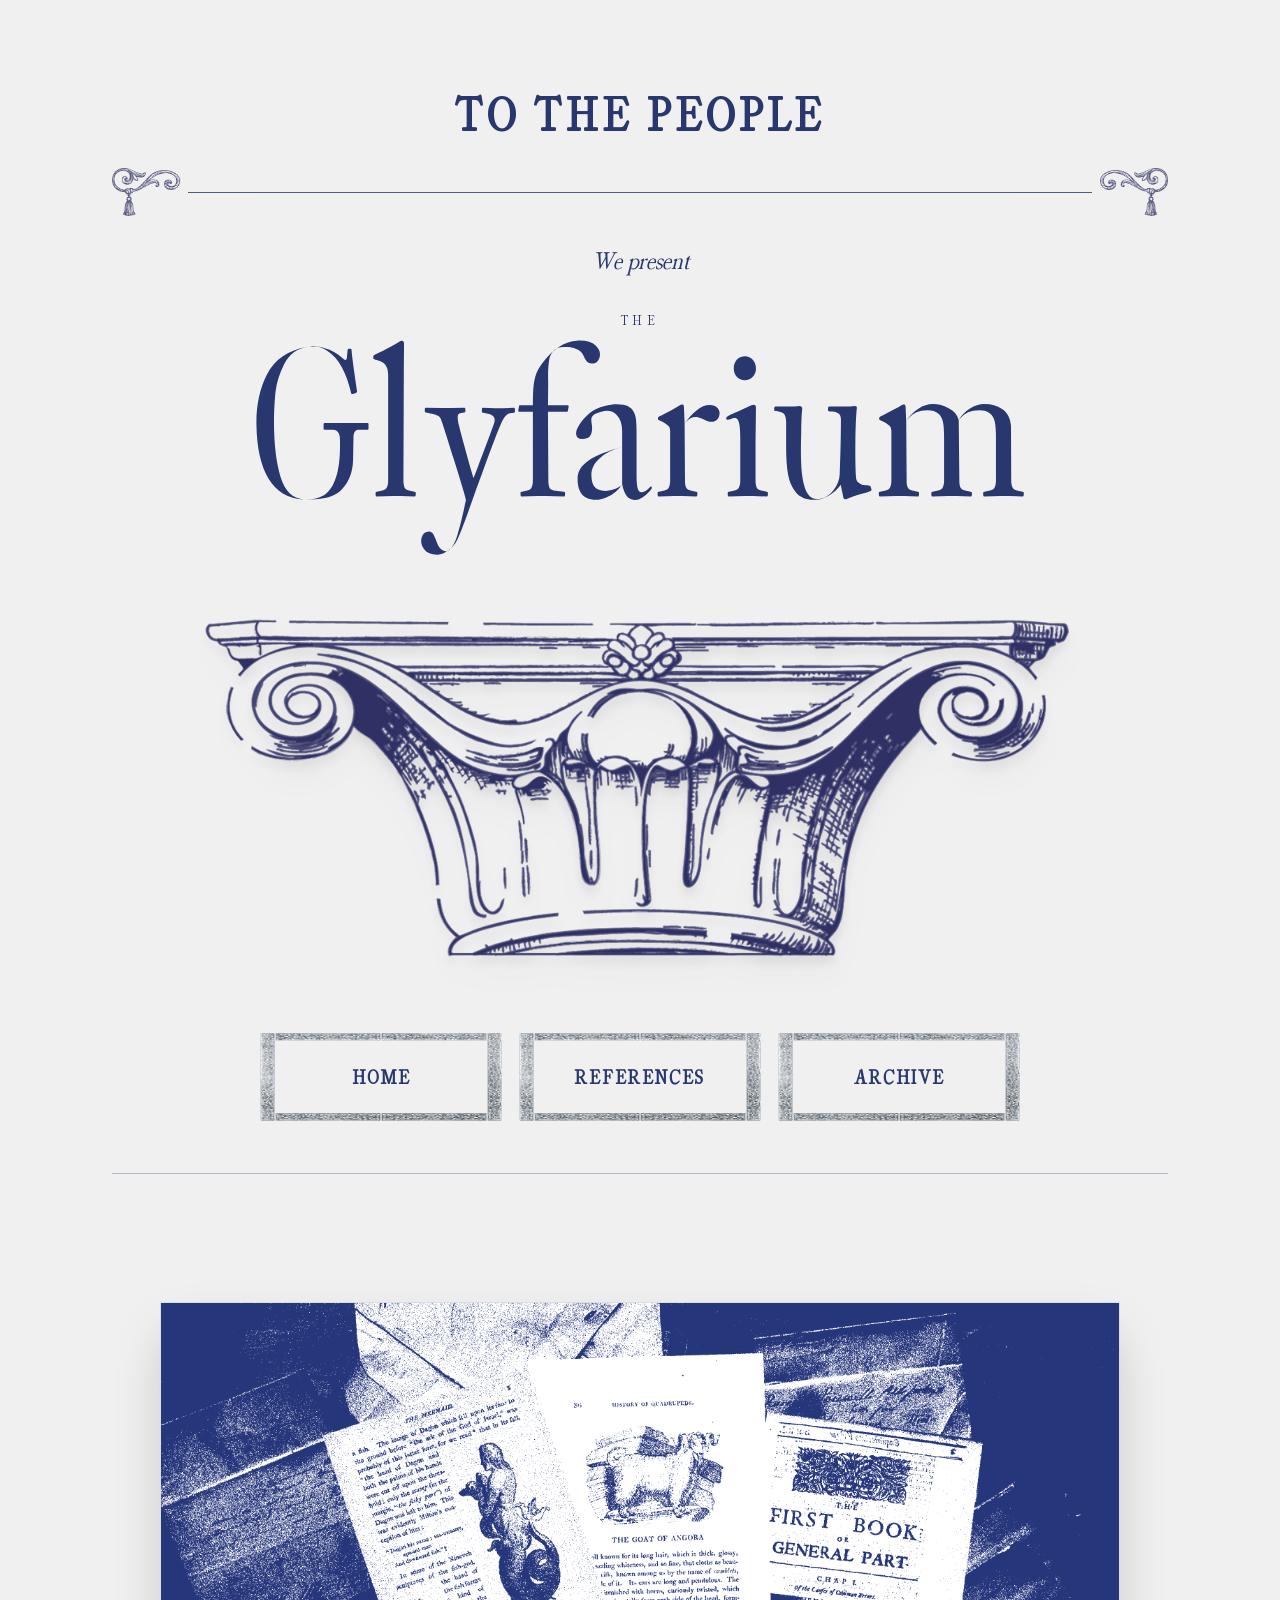
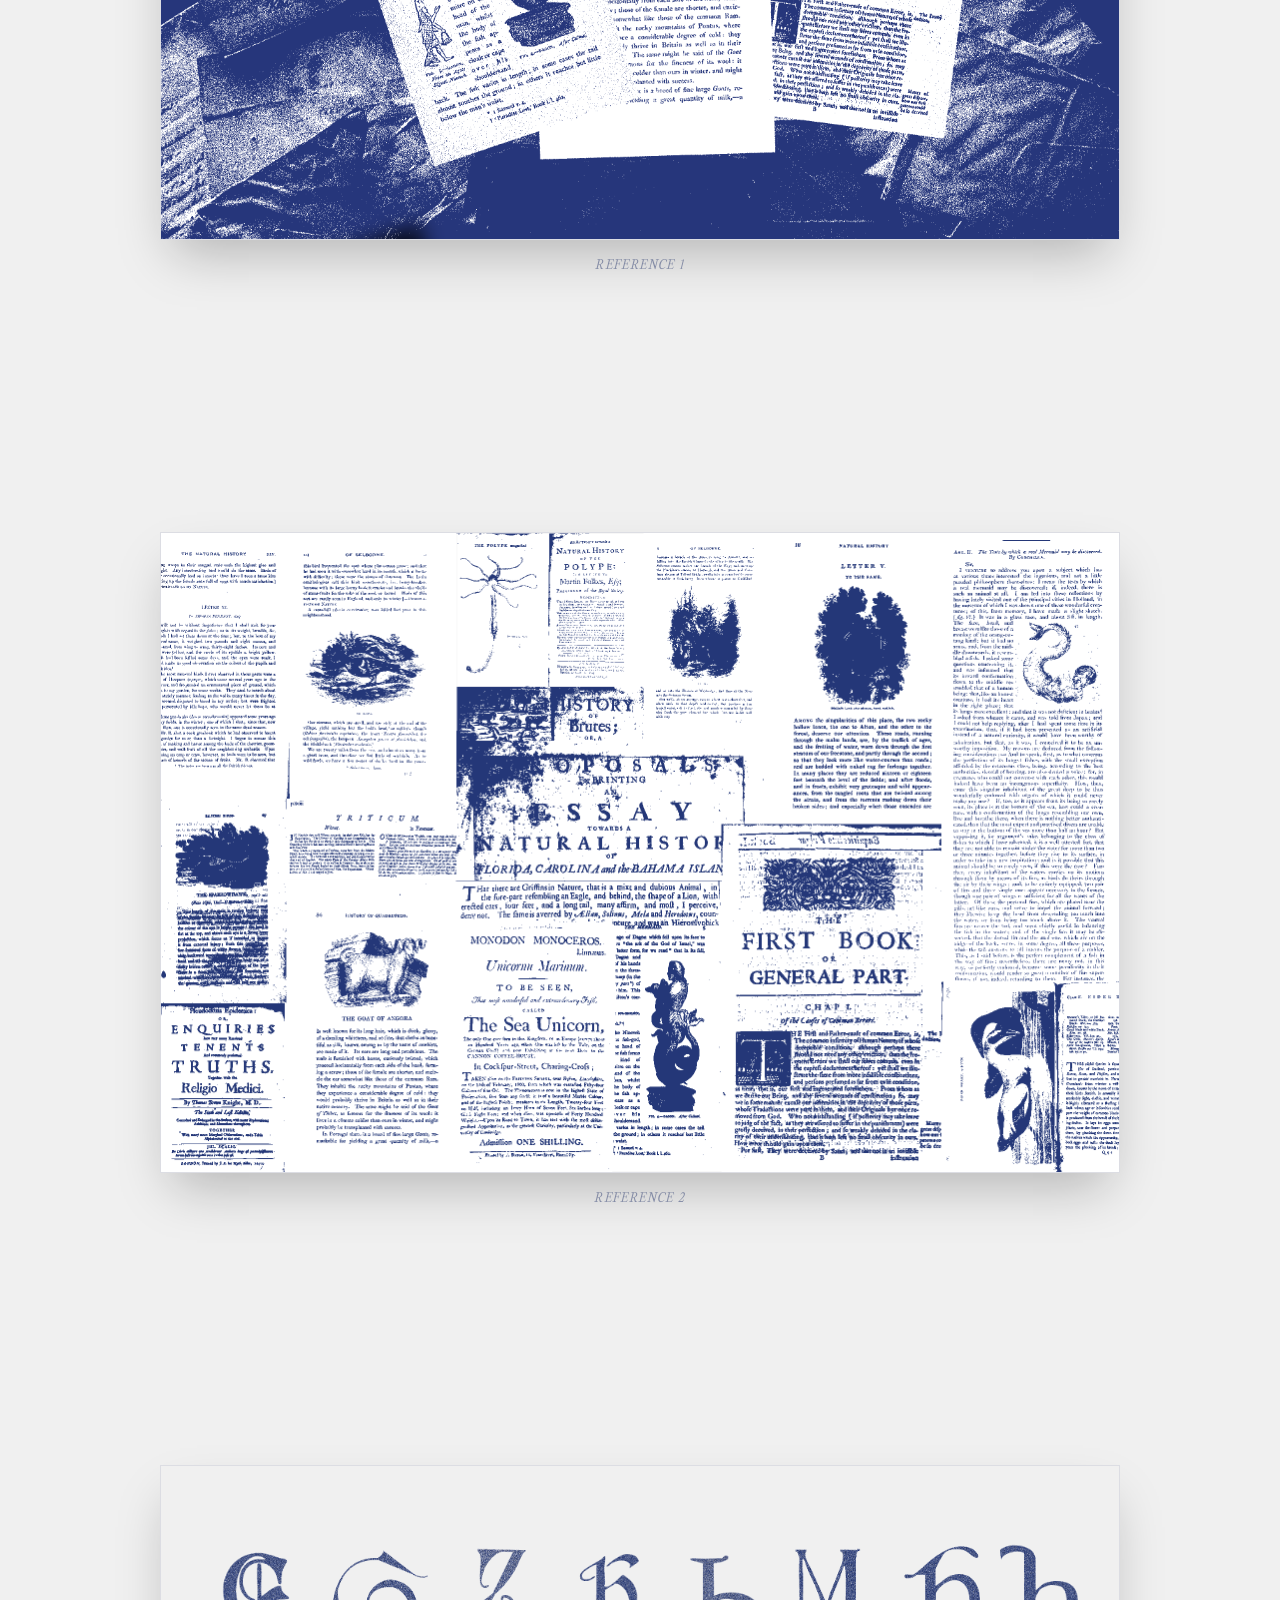
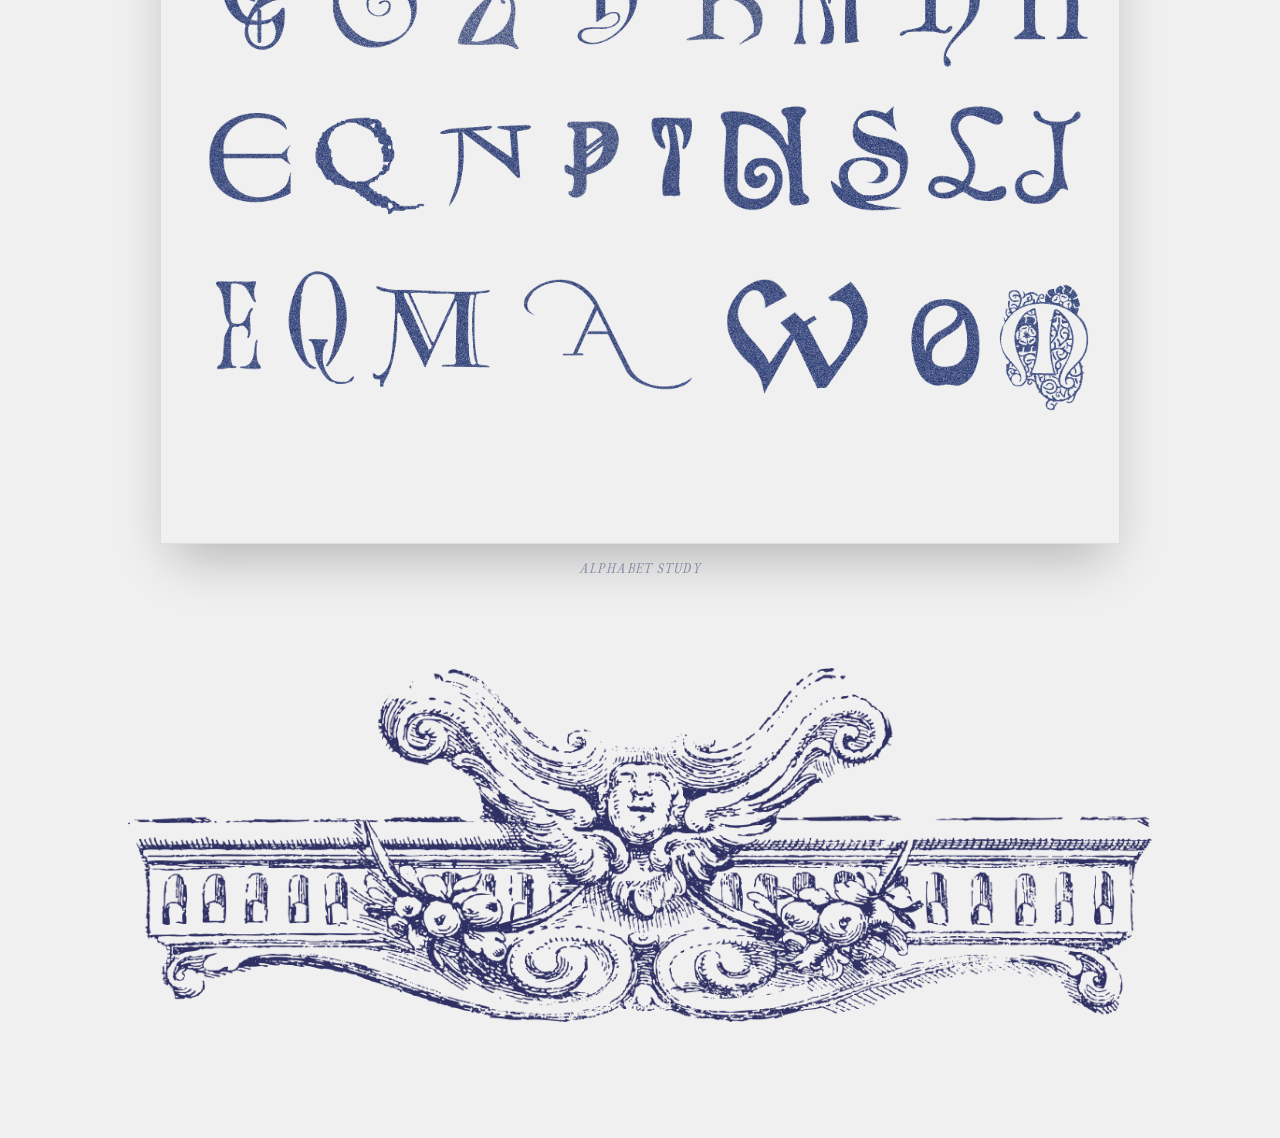
<file: public/references.html>
<!DOCTYPE html>
<html lang="it" class="scroll-smooth">

<head>
    <meta charset="UTF-8" />
    <meta name="viewport" content="width=device-width, initial-scale=1.0" />
    <title>The Glyfarium | Type Design</title>
    <meta name="description" content="The Glyfarium - A type design project." />

    <!-- CSS -->
    <link href="./assets/style.css" rel="stylesheet" />
    <link rel="icon" href="./assets/favicon.png" type="image/x-icon" />

    <!-- Font Awesome -->
    <link rel="stylesheet" href="https://cdnjs.cloudflare.com/ajax/libs/font-awesome/6.0.0/css/all.min.css" />
</head>

<body
    class="bg-brand-cream text-brand-blue font-serif antialiased selection:bg-brand-blue selection:text-brand-cream overflow-x-hidden">

    <!-- Main Container with Consistent Width -->
    <div class="w-full max-w-[85%] mx-auto relative bg-brand-cream min-h-screen my-8">

        <!-- HERO SECTION -->
        <header class="relative pt-16 pb-16 px-4 text-center">
            <div class="w-full mx-auto relative z-10 border-b border-brand-blue/30 pb-12">
                <h2 class="text-3xl md:text-5xl uppercase tracking-widest font-bold mb-6">To The People</h2>

                <!-- Top Decoration -->
                <div class="flex items-center justify-center gap-2 mb-8 opacity-80 w-full">
                    <img src="./assets/grazia_1.png" class="h-8 md:h-12 w-auto transform scale-x-[-1]" alt="" />
                    <div class="h-px bg-brand-blue w-full"></div>
                    <img src="./assets/grazia_1.png" class="h-8 md:h-12 w-auto" alt="" />
                </div>

                <p class="text-2xl italic mb-8">We present</p>

                <p class="text-sm uppercase tracking-[0.3em] mb-2">The</p>
                <!-- Huge Title -->
                <h1 class="mb-12 flex justify-center">
                    <img src="./assets/title.svg" class="w-[80vw] md:w-[60vw] max-w-4xl h-auto" alt="Glypharium" />
                </h1>

                <!-- Capital Illustration -->
                <div class="relative w-full max-w-4xl mx-auto mb-16">
                    <img src="./assets/colonna 1.png" alt="Architectural Capital"
                        class="w-full h-auto drop-shadow-xl" />
                </div>

                <!-- Navigation Buttons -->
                <a href="index.html"
                    class="relative group inline-flex items-center justify-center w-64 h-24 transition-transform hover:scale-105">
                    <img src="./assets/cornice_bottoni.png" class="absolute inset-0 w-full h-full object-fill" alt="" />
                    <span class="relative z-10 text-xl font-bold uppercase tracking-widest pt-1">Home</span>
                </a>
                <a href="references.html"
                    class="relative group inline-flex items-center justify-center w-64 h-24 transition-transform hover:scale-105">
                    <img src="./assets/cornice_bottoni.png" class="absolute inset-0 w-full h-full object-fill" alt="" />
                    <span class="relative z-10 text-xl font-bold uppercase tracking-widest pt-1">References</span>
                </a>
                <a href="archive.html"
                    class="relative group inline-flex items-center justify-center w-64 h-24 transition-transform hover:scale-105">
                    <img src="./assets/cornice_bottoni.png" class="absolute inset-0 w-full h-full object-fill" alt="" />
                    <span class="relative z-10 text-xl font-bold uppercase tracking-widest pt-1">Archive</span>
                </a>

            </div>
        </header>

        <!-- REFERENCES SECTION -->
        <section id="references"
            class="py-16 px-8 md:px-16 w-full mx-auto text-center min-h-[50vh] flex flex-col items-center justify-center">

            <div class="flex flex-col gap-32 w-full max-w-5xl mx-auto">
                <!-- Reference 1 -->
                <div class="w-full relative group">
                    <img src="./assets/Reference.png" class="w-full h-auto shadow-2xl border border-brand-blue/10"
                        alt="Historical Reference" />
                    <p class="mt-4 text-brand-blue/50 text-sm italic uppercase tracking-widest">Reference 1</p>
                </div>

                <!-- Reference 2 -->
                <div class="w-full relative group mt-32">
                    <img src="./assets/Reference2.png" class="w-full h-auto shadow-2xl border border-brand-blue/10"
                        alt="Reference Sketch 2" />
                    <p class="mt-4 text-brand-blue/50 text-sm italic uppercase tracking-widest">Reference 2</p>
                </div>

                <!-- Reference 3 - Alphabet -->
                <div class="w-full relative group mt-32">
                    <img src="./assets/Refernce alphabet.png"
                        class="w-full h-auto shadow-2xl border border-brand-blue/10" alt="Full Alphabet Reference" />
                    <p class="mt-4 text-brand-blue/50 text-sm italic uppercase tracking-widest">Alphabet Study</p>
                </div>
            </div>

        </section>

        <divider class="relative mt-32 pb-24 px-4">
            <div class="max-w-5xl mx-auto">
                <img src="./assets/footer.png" class="w-full h-auto object-contain" alt="Footer Decoration" />
            </div>
        </divider>

    </div>

    <script src="./script.js"></script>
</body>

</html>
</file>
<file: public/assets/style.css>
*,:after,:before{--tw-border-spacing-x:0;--tw-border-spacing-y:0;--tw-translate-x:0;--tw-translate-y:0;--tw-rotate:0;--tw-skew-x:0;--tw-skew-y:0;--tw-scale-x:1;--tw-scale-y:1;--tw-pan-x: ;--tw-pan-y: ;--tw-pinch-zoom: ;--tw-scroll-snap-strictness:proximity;--tw-gradient-from-position: ;--tw-gradient-via-position: ;--tw-gradient-to-position: ;--tw-ordinal: ;--tw-slashed-zero: ;--tw-numeric-figure: ;--tw-numeric-spacing: ;--tw-numeric-fraction: ;--tw-ring-inset: ;--tw-ring-offset-width:0px;--tw-ring-offset-color:#fff;--tw-ring-color:rgba(59,130,246,.5);--tw-ring-offset-shadow:0 0 #0000;--tw-ring-shadow:0 0 #0000;--tw-shadow:0 0 #0000;--tw-shadow-colored:0 0 #0000;--tw-blur: ;--tw-brightness: ;--tw-contrast: ;--tw-grayscale: ;--tw-hue-rotate: ;--tw-invert: ;--tw-saturate: ;--tw-sepia: ;--tw-drop-shadow: ;--tw-backdrop-blur: ;--tw-backdrop-brightness: ;--tw-backdrop-contrast: ;--tw-backdrop-grayscale: ;--tw-backdrop-hue-rotate: ;--tw-backdrop-invert: ;--tw-backdrop-opacity: ;--tw-backdrop-saturate: ;--tw-backdrop-sepia: ;--tw-contain-size: ;--tw-contain-layout: ;--tw-contain-paint: ;--tw-contain-style: }::backdrop{--tw-border-spacing-x:0;--tw-border-spacing-y:0;--tw-translate-x:0;--tw-translate-y:0;--tw-rotate:0;--tw-skew-x:0;--tw-skew-y:0;--tw-scale-x:1;--tw-scale-y:1;--tw-pan-x: ;--tw-pan-y: ;--tw-pinch-zoom: ;--tw-scroll-snap-strictness:proximity;--tw-gradient-from-position: ;--tw-gradient-via-position: ;--tw-gradient-to-position: ;--tw-ordinal: ;--tw-slashed-zero: ;--tw-numeric-figure: ;--tw-numeric-spacing: ;--tw-numeric-fraction: ;--tw-ring-inset: ;--tw-ring-offset-width:0px;--tw-ring-offset-color:#fff;--tw-ring-color:rgba(59,130,246,.5);--tw-ring-offset-shadow:0 0 #0000;--tw-ring-shadow:0 0 #0000;--tw-shadow:0 0 #0000;--tw-shadow-colored:0 0 #0000;--tw-blur: ;--tw-brightness: ;--tw-contrast: ;--tw-grayscale: ;--tw-hue-rotate: ;--tw-invert: ;--tw-saturate: ;--tw-sepia: ;--tw-drop-shadow: ;--tw-backdrop-blur: ;--tw-backdrop-brightness: ;--tw-backdrop-contrast: ;--tw-backdrop-grayscale: ;--tw-backdrop-hue-rotate: ;--tw-backdrop-invert: ;--tw-backdrop-opacity: ;--tw-backdrop-saturate: ;--tw-backdrop-sepia: ;--tw-contain-size: ;--tw-contain-layout: ;--tw-contain-paint: ;--tw-contain-style: }/*! tailwindcss v3.4.17 | MIT License | https://tailwindcss.com*/*,:after,:before{box-sizing:border-box;border:0 solid #e5e7eb}:after,:before{--tw-content:""}:host,html{line-height:1.5;-webkit-text-size-adjust:100%;-moz-tab-size:4;-o-tab-size:4;tab-size:4;font-family:Old Standard TT,-apple-system,BlinkMacSystemFont,SF Pro Display,Segoe UI,Roboto,Helvetica Neue,Arial,sans-serif;font-feature-settings:normal;font-variation-settings:normal;-webkit-tap-highlight-color:transparent}body{margin:0;line-height:inherit}hr{height:0;color:inherit;border-top-width:1px}abbr:where([title]){-webkit-text-decoration:underline dotted;text-decoration:underline dotted}h1,h2,h3,h4,h5,h6{font-size:inherit;font-weight:inherit}a{color:inherit;text-decoration:inherit}b,strong{font-weight:bolder}code,kbd,pre,samp{font-family:ui-monospace,SFMono-Regular,Menlo,Monaco,Consolas,Liberation Mono,Courier New,monospace;font-feature-settings:normal;font-variation-settings:normal;font-size:1em}small{font-size:80%}sub,sup{font-size:75%;line-height:0;position:relative;vertical-align:baseline}sub{bottom:-.25em}sup{top:-.5em}table{text-indent:0;border-color:inherit;border-collapse:collapse}button,input,optgroup,select,textarea{font-family:inherit;font-feature-settings:inherit;font-variation-settings:inherit;font-size:100%;font-weight:inherit;line-height:inherit;letter-spacing:inherit;color:inherit;margin:0;padding:0}button,select{text-transform:none}button,input:where([type=button]),input:where([type=reset]),input:where([type=submit]){-webkit-appearance:button;background-color:transparent;background-image:none}:-moz-focusring{outline:auto}:-moz-ui-invalid{box-shadow:none}progress{vertical-align:baseline}::-webkit-inner-spin-button,::-webkit-outer-spin-button{height:auto}[type=search]{-webkit-appearance:textfield;outline-offset:-2px}::-webkit-search-decoration{-webkit-appearance:none}::-webkit-file-upload-button{-webkit-appearance:button;font:inherit}summary{display:list-item}blockquote,dd,dl,figure,h1,h2,h3,h4,h5,h6,hr,p,pre{margin:0}fieldset{margin:0}fieldset,legend{padding:0}menu,ol,ul{list-style:none;margin:0;padding:0}dialog{padding:0}textarea{resize:vertical}input::-moz-placeholder,textarea::-moz-placeholder{opacity:1;color:#9ca3af}input::placeholder,textarea::placeholder{opacity:1;color:#9ca3af}[role=button],button{cursor:pointer}:disabled{cursor:default}audio,canvas,embed,iframe,img,object,svg,video{display:block;vertical-align:middle}img,video{max-width:100%;height:auto}[hidden]:where(:not([hidden=until-found])){display:none}.container{width:100%}@media (min-width:640px){.container{max-width:640px}}@media (min-width:768px){.container{max-width:768px}}@media (min-width:1024px){.container{max-width:1024px}}@media (min-width:1280px){.container{max-width:1280px}}@media (min-width:1536px){.container{max-width:1536px}}.pointer-events-none{pointer-events:none}.fixed{position:fixed}.absolute{position:absolute}.relative{position:relative}.inset-0{inset:0}.bottom-0{bottom:0}.bottom-10{bottom:2.5rem}.bottom-6{bottom:1.5rem}.left-10{left:2.5rem}.left-6{left:1.5rem}.left-\[10\%\]{left:10%}.right-10{right:2.5rem}.right-4{right:1rem}.top-0{top:0}.top-10{top:2.5rem}.top-4{top:1rem}.z-0{z-index:0}.z-10{z-index:10}.z-20{z-index:20}.z-50{z-index:50}.float-left{float:left}.mx-4{margin-left:1rem;margin-right:1rem}.mx-auto{margin-left:auto;margin-right:auto}.my-8{margin-top:2rem;margin-bottom:2rem}.mb-12{margin-bottom:3rem}.mb-16{margin-bottom:4rem}.mb-2{margin-bottom:.5rem}.mb-32{margin-bottom:8rem}.mb-4{margin-bottom:1rem}.mb-6{margin-bottom:1.5rem}.mb-8{margin-bottom:2rem}.mr-4{margin-right:1rem}.mt-12{margin-top:3rem}.mt-16{margin-top:4rem}.mt-32{margin-top:8rem}.mt-4{margin-top:1rem}.mt-6{margin-top:1.5rem}.mt-\[-8px\]{margin-top:-8px}.block{display:block}.inline-block{display:inline-block}.flex{display:flex}.inline-flex{display:inline-flex}.grid{display:grid}.hidden{display:none}.aspect-\[3\/4\]{aspect-ratio:3/4}.aspect-video{aspect-ratio:16/9}.h-1\/2{height:50%}.h-12{height:3rem}.h-24{height:6rem}.h-8{height:2rem}.h-\[550px\]{height:550px}.h-\[70\%\]{height:70%}.h-auto{height:auto}.h-full{height:100%}.h-px{height:1px}.min-h-\[50vh\]{min-height:50vh}.min-h-screen{min-height:100vh}.w-1\/2{width:50%}.w-1\/4{width:25%}.w-1\/6{width:16.666667%}.w-12{width:3rem}.w-20{width:5rem}.w-64{width:16rem}.w-\[60\%\]{width:60%}.w-\[70\%\]{width:70%}.w-\[80vw\]{width:80vw}.w-auto{width:auto}.w-full{width:100%}.max-w-2xl{max-width:42rem}.max-w-3xl{max-width:48rem}.max-w-4xl{max-width:56rem}.max-w-5xl{max-width:64rem}.max-w-6xl{max-width:72rem}.max-w-\[450px\]{max-width:450px}.max-w-\[85\%\]{max-width:85%}.max-w-\[95\%\]{max-width:95%}.scale-100{--tw-scale-x:1;--tw-scale-y:1}.scale-100,.scale-95{transform:translate(var(--tw-translate-x),var(--tw-translate-y)) rotate(var(--tw-rotate)) skewX(var(--tw-skew-x)) skewY(var(--tw-skew-y)) scaleX(var(--tw-scale-x)) scaleY(var(--tw-scale-y))}.scale-95{--tw-scale-x:.95;--tw-scale-y:.95}.-scale-x-100,.scale-x-\[-1\]{--tw-scale-x:-1}.-scale-x-100,.scale-x-\[-1\],.transform{transform:translate(var(--tw-translate-x),var(--tw-translate-y)) rotate(var(--tw-rotate)) skewX(var(--tw-skew-x)) skewY(var(--tw-skew-y)) scaleX(var(--tw-scale-x)) scaleY(var(--tw-scale-y))}@keyframes fadeInUp{0%{opacity:0;transform:translateY(20px)}to{opacity:1;transform:translateY(0)}}.animate-fade-in-up{animation:fadeInUp 1s ease-out forwards}@keyframes float{0%,to{transform:translateY(0)}50%{transform:translateY(-10px)}}.animate-float{animation:float 6s ease-in-out infinite}.grid-cols-1{grid-template-columns:repeat(1,minmax(0,1fr))}.flex-col{flex-direction:column}.flex-wrap{flex-wrap:wrap}.items-center{align-items:center}.justify-center{justify-content:center}.justify-items-center{justify-items:center}.gap-12{gap:3rem}.gap-2{gap:.5rem}.gap-32{gap:8rem}.gap-4{gap:1rem}.gap-8{gap:2rem}.overflow-hidden{overflow:hidden}.overflow-x-hidden{overflow-x:hidden}.scroll-smooth{scroll-behavior:smooth}.rounded-lg{border-radius:.5rem}.border{border-width:1px}.border-b{border-bottom-width:1px}.border-l-4{border-left-width:4px}.border-brand-blue{--tw-border-opacity:1;border-color:rgb(40 55 109/var(--tw-border-opacity,1))}.border-brand-blue\/10{border-color:rgba(40,55,109,.1)}.border-brand-blue\/30{border-color:rgba(40,55,109,.3)}.bg-brand-blue{--tw-bg-opacity:1;background-color:rgb(40 55 109/var(--tw-bg-opacity,1))}.bg-brand-cream{--tw-bg-opacity:1;background-color:rgb(240 240 240/var(--tw-bg-opacity,1))}.bg-brand-cream\/90{background-color:hsla(0,0%,94%,.9)}.bg-transparent{background-color:transparent}.bg-white{--tw-bg-opacity:1;background-color:rgb(255 255 255/var(--tw-bg-opacity,1))}.object-contain{-o-object-fit:contain;object-fit:contain}.object-cover{-o-object-fit:cover;object-fit:cover}.object-fill{-o-object-fit:fill;object-fit:fill}.p-12{padding:3rem}.p-6{padding:1.5rem}.px-4{padding-left:1rem;padding-right:1rem}.px-6{padding-left:1.5rem;padding-right:1.5rem}.px-8{padding-left:2rem;padding-right:2rem}.py-16{padding-top:4rem;padding-bottom:4rem}.py-2{padding-top:.5rem;padding-bottom:.5rem}.py-24{padding-top:6rem;padding-bottom:6rem}.pb-0{padding-bottom:0}.pb-12{padding-bottom:3rem}.pb-16{padding-bottom:4rem}.pb-24{padding-bottom:6rem}.pl-6{padding-left:1.5rem}.pt-1{padding-top:.25rem}.pt-12{padding-top:3rem}.pt-16{padding-top:4rem}.pt-24{padding-top:6rem}.pt-8{padding-top:2rem}.text-left{text-align:left}.text-center{text-align:center}.text-justify{text-align:justify}.font-brand-custom{font-family:GlyfariumDef,serif}.font-serif{font-family:GlyfariumDef,Old Standard TT,Georgia,Cambria,Times New Roman,Times,serif}.text-2xl{font-size:1.5rem;line-height:2rem}.text-3xl{font-size:1.875rem;line-height:2.25rem}.text-4xl{font-size:2.25rem;line-height:2.5rem}.text-5xl{font-size:3rem;line-height:1}.text-6xl{font-size:3.75rem;line-height:1}.text-7xl{font-size:4.5rem;line-height:1}.text-\[12rem\]{font-size:12rem}.text-\[15rem\]{font-size:15rem}.text-base{font-size:1rem;line-height:1.5rem}.text-lg{font-size:1.125rem;line-height:1.75rem}.text-sm{font-size:.875rem;line-height:1.25rem}.text-xl{font-size:1.25rem;line-height:1.75rem}.text-xs{font-size:.75rem;line-height:1rem}.font-bold{font-weight:700}.uppercase{text-transform:uppercase}.italic{font-style:italic}.not-italic{font-style:normal}.leading-\[0\.8\]{line-height:.8}.leading-loose{line-height:2}.leading-none{line-height:1}.leading-relaxed{line-height:1.625}.tracking-\[0\.3em\]{letter-spacing:.3em}.tracking-widest{letter-spacing:.1em}.text-brand-blue{--tw-text-opacity:1;color:rgb(40 55 109/var(--tw-text-opacity,1))}.text-brand-blue\/50{color:rgba(40,55,109,.5)}.text-brand-cream{--tw-text-opacity:1;color:rgb(240 240 240/var(--tw-text-opacity,1))}.antialiased{-webkit-font-smoothing:antialiased;-moz-osx-font-smoothing:grayscale}.opacity-0{opacity:0}.opacity-10{opacity:.1}.opacity-20{opacity:.2}.opacity-60{opacity:.6}.opacity-70{opacity:.7}.opacity-80{opacity:.8}.opacity-90{opacity:.9}.mix-blend-multiply{mix-blend-mode:multiply}.shadow-2xl{--tw-shadow:0 25px 50px -12px rgba(0,0,0,.25);--tw-shadow-colored:0 25px 50px -12px var(--tw-shadow-color)}.shadow-2xl,.shadow-md{box-shadow:var(--tw-ring-offset-shadow,0 0 #0000),var(--tw-ring-shadow,0 0 #0000),var(--tw-shadow)}.shadow-md{--tw-shadow:0 4px 6px -1px rgba(0,0,0,.1),0 2px 4px -2px rgba(0,0,0,.1);--tw-shadow-colored:0 4px 6px -1px var(--tw-shadow-color),0 2px 4px -2px var(--tw-shadow-color)}.drop-shadow-2xl{--tw-drop-shadow:drop-shadow(0 25px 25px rgba(0,0,0,.15))}.drop-shadow-2xl,.drop-shadow-xl{filter:var(--tw-blur) var(--tw-brightness) var(--tw-contrast) var(--tw-grayscale) var(--tw-hue-rotate) var(--tw-invert) var(--tw-saturate) var(--tw-sepia) var(--tw-drop-shadow)}.drop-shadow-xl{--tw-drop-shadow:drop-shadow(0 20px 13px rgba(0,0,0,.03)) drop-shadow(0 8px 5px rgba(0,0,0,.08))}.invert{--tw-invert:invert(100%)}.filter,.invert{filter:var(--tw-blur) var(--tw-brightness) var(--tw-contrast) var(--tw-grayscale) var(--tw-hue-rotate) var(--tw-invert) var(--tw-saturate) var(--tw-sepia) var(--tw-drop-shadow)}.backdrop-blur-sm{--tw-backdrop-blur:blur(4px);-webkit-backdrop-filter:var(--tw-backdrop-blur) var(--tw-backdrop-brightness) var(--tw-backdrop-contrast) var(--tw-backdrop-grayscale) var(--tw-backdrop-hue-rotate) var(--tw-backdrop-invert) var(--tw-backdrop-opacity) var(--tw-backdrop-saturate) var(--tw-backdrop-sepia);backdrop-filter:var(--tw-backdrop-blur) var(--tw-backdrop-brightness) var(--tw-backdrop-contrast) var(--tw-backdrop-grayscale) var(--tw-backdrop-hue-rotate) var(--tw-backdrop-invert) var(--tw-backdrop-opacity) var(--tw-backdrop-saturate) var(--tw-backdrop-sepia)}.transition{transition-property:color,background-color,border-color,text-decoration-color,fill,stroke,opacity,box-shadow,transform,filter,-webkit-backdrop-filter;transition-property:color,background-color,border-color,text-decoration-color,fill,stroke,opacity,box-shadow,transform,filter,backdrop-filter;transition-property:color,background-color,border-color,text-decoration-color,fill,stroke,opacity,box-shadow,transform,filter,backdrop-filter,-webkit-backdrop-filter;transition-timing-function:cubic-bezier(.4,0,.2,1);transition-duration:.15s}.transition-colors{transition-property:color,background-color,border-color,text-decoration-color,fill,stroke;transition-timing-function:cubic-bezier(.4,0,.2,1);transition-duration:.15s}.transition-opacity{transition-property:opacity;transition-timing-function:cubic-bezier(.4,0,.2,1);transition-duration:.15s}.transition-transform{transition-property:transform;transition-timing-function:cubic-bezier(.4,0,.2,1);transition-duration:.15s}.duration-300{transition-duration:.3s}.duration-500{transition-duration:.5s}.ease-in-out{transition-timing-function:cubic-bezier(.4,0,.2,1)}.ease-out{transition-timing-function:cubic-bezier(0,0,.2,1)}@font-face{font-family:GlyfariumDef;src:url(font_def.ttf);font-weight:400;font-style:normal}.font-brand-custom,.font-serif,body{font-variation-settings:"opsz" 10;font-feature-settings:"kern" 1,"liga" 1,"calt" 1}.perspective-1000{perspective:1000px;-webkit-perspective:1000px}.transform-style-3d{transform-style:preserve-3d;-webkit-transform-style:preserve-3d;will-change:transform}.backface-hidden{backface-visibility:hidden;-webkit-backface-visibility:hidden;transform:translateZ(0);-webkit-transform:translateZ(0)}.group:hover .group-hover\:rotate-y-180,.rotate-y-180{transform:rotateY(180deg);-webkit-transform:rotateY(180deg)}.selection\:bg-brand-blue ::-moz-selection{--tw-bg-opacity:1;background-color:rgb(40 55 109/var(--tw-bg-opacity,1))}.selection\:bg-brand-blue ::selection{--tw-bg-opacity:1;background-color:rgb(40 55 109/var(--tw-bg-opacity,1))}.selection\:text-brand-cream ::-moz-selection{--tw-text-opacity:1;color:rgb(240 240 240/var(--tw-text-opacity,1))}.selection\:text-brand-cream ::selection{--tw-text-opacity:1;color:rgb(240 240 240/var(--tw-text-opacity,1))}.selection\:bg-brand-blue::-moz-selection{--tw-bg-opacity:1;background-color:rgb(40 55 109/var(--tw-bg-opacity,1))}.selection\:bg-brand-blue::selection{--tw-bg-opacity:1;background-color:rgb(40 55 109/var(--tw-bg-opacity,1))}.selection\:text-brand-cream::-moz-selection{--tw-text-opacity:1;color:rgb(240 240 240/var(--tw-text-opacity,1))}.selection\:text-brand-cream::selection{--tw-text-opacity:1;color:rgb(240 240 240/var(--tw-text-opacity,1))}.hover\:scale-105:hover{--tw-scale-x:1.05;--tw-scale-y:1.05}.hover\:scale-105:hover,.hover\:scale-\[1\.02\]:hover{transform:translate(var(--tw-translate-x),var(--tw-translate-y)) rotate(var(--tw-rotate)) skewX(var(--tw-skew-x)) skewY(var(--tw-skew-y)) scaleX(var(--tw-scale-x)) scaleY(var(--tw-scale-y))}.hover\:scale-\[1\.02\]:hover{--tw-scale-x:1.02;--tw-scale-y:1.02}.hover\:bg-brand-blue:hover{--tw-bg-opacity:1;background-color:rgb(40 55 109/var(--tw-bg-opacity,1))}.hover\:bg-opacity-80:hover{--tw-bg-opacity:0.8}.hover\:text-brand-cream:hover{--tw-text-opacity:1;color:rgb(240 240 240/var(--tw-text-opacity,1))}.hover\:opacity-100:hover{opacity:1}@media (min-width:768px){.md\:block{display:block}.md\:aspect-\[4\/5\]{aspect-ratio:4/5}.md\:h-12{height:3rem}.md\:h-\[600px\]{height:600px}.md\:w-\[60vw\]{width:60vw}.md\:grid-cols-2{grid-template-columns:repeat(2,minmax(0,1fr))}.md\:gap-24{gap:6rem}.md\:gap-8{gap:2rem}.md\:p-16{padding:4rem}.md\:px-16{padding-left:4rem;padding-right:4rem}.md\:text-5xl{font-size:3rem;line-height:1}.md\:text-6xl{font-size:3.75rem;line-height:1}.md\:text-7xl{font-size:4.5rem;line-height:1}.md\:text-8xl{font-size:6rem;line-height:1}.md\:text-\[20rem\]{font-size:20rem}.md\:text-xl{font-size:1.25rem;line-height:1.75rem}}@media (min-width:1024px){.lg\:grid-cols-3{grid-template-columns:repeat(3,minmax(0,1fr))}}
</file>
